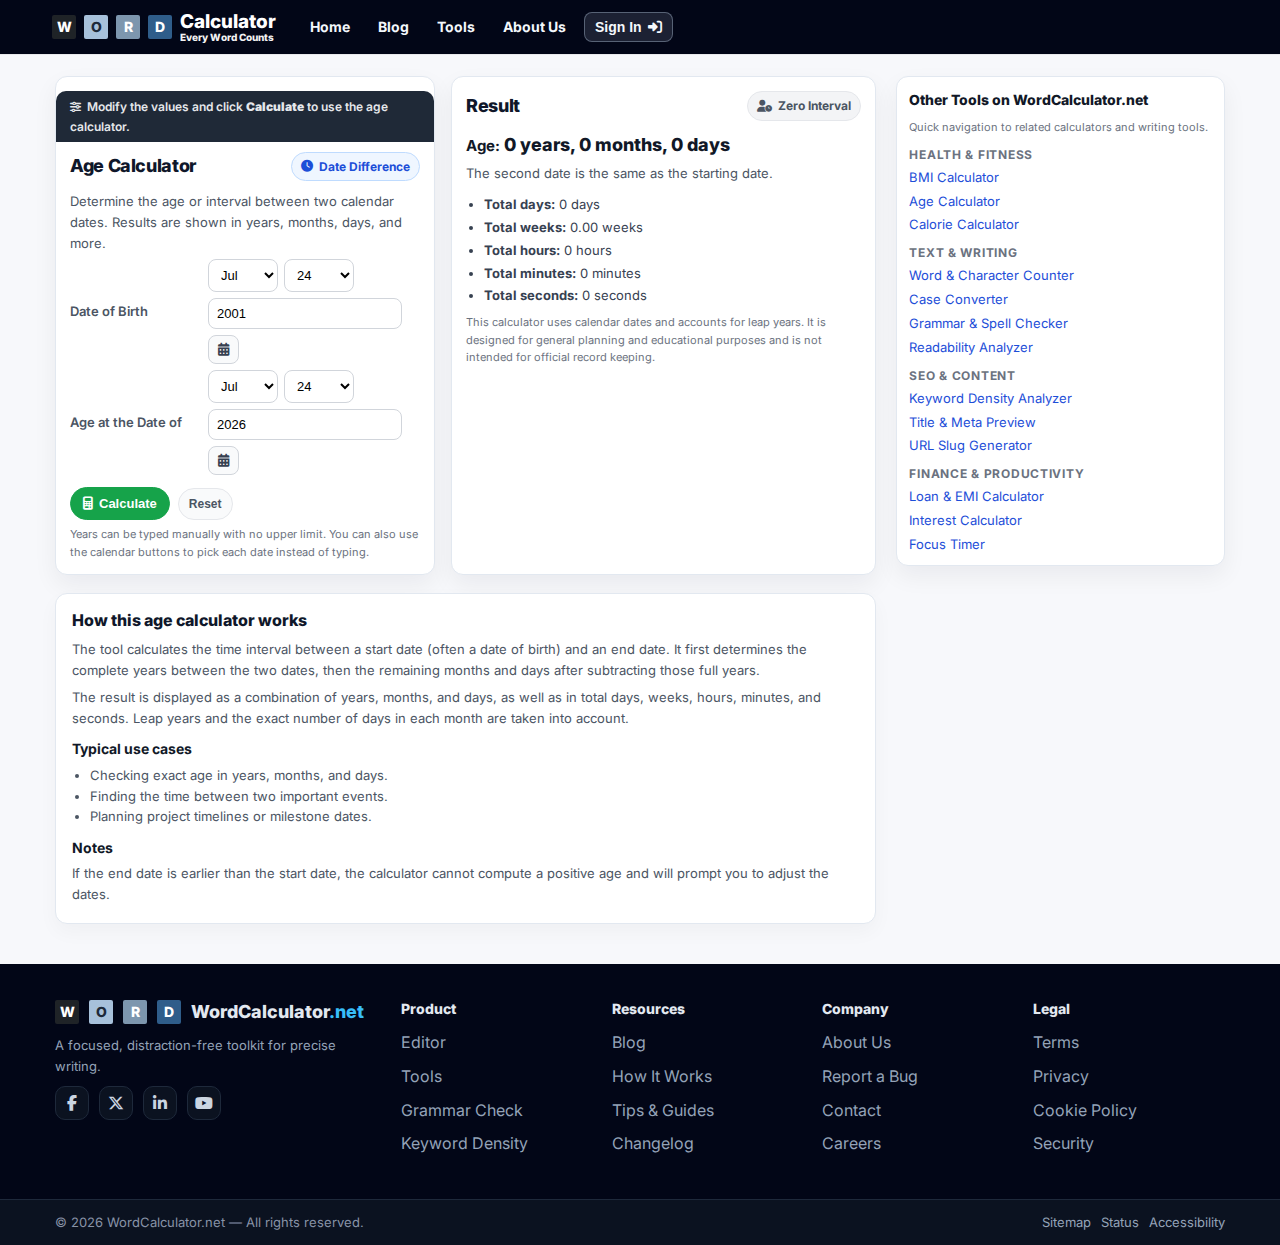
<file: age-calculator.html>
<!DOCTYPE html>
<html lang="en">
<head>
  <meta charset="UTF-8" />
  <meta name="viewport" content="width=device-width, initial-scale=1.0" />
  <title>Age Calculator — WordCalculator.net</title>
  <meta name="description" content="Clean age calculator that finds the exact age or interval between two dates in years, months, weeks, days, hours, minutes, and seconds.">
  <link href="https://fonts.googleapis.com/css2?family=Inter:wght@400;600;700;800&display=swap" rel="stylesheet" />
  <link href="https://cdnjs.cloudflare.com/ajax/libs/font-awesome/6.5.0/css/all.min.css" rel="stylesheet" />
  <link rel="icon" href="favicon-128x128.png" />

  <style>
    /* Base reset */
    *, *::before, *::after {
      box-sizing: border-box;
      margin: 0;
      padding: 0;
    }

    :root {
      --blue: #3f82bd;
      --topbar: #d9edf7;
      --text: #1f2937;
      --muted: #6b7280;
      --border: #e5e7eb;
      --ok: #16a34a;
      --warn: #f59e0b;
      --err: #e11d48;
      --primary: #2563eb;
      --bg: #f7f8fb;
      --card: #ffffff;
    }

    html {
      text-rendering: optimizeLegibility;
      -webkit-font-smoothing: antialiased;
    }

    body {
      font-family: "Inter", system-ui, -apple-system, BlinkMacSystemFont, "Segoe UI",
        Roboto, Arial, sans-serif;
      background: var(--bg);
      color: var(--text);
      line-height: 1.6;
    }

    a {
      color: inherit;
      text-decoration: none;
    }

    /* Header (same style as tools/BMI pages) */
    .wc-header {
      background: #020617;
      color: #fff;
      box-shadow: 0 1px 0 rgba(0, 0, 0, 0.06);
    }

    .wc-wrap {
      max-width: 1200px;
      margin: 0 auto;
      padding: 10px 12px;
      display: flex;
      align-items: center;
      gap: 14px;
    }

    .wc-logo {
      display: inline-flex;
      align-items: center;
      gap: 8px;
    }

    .wc-slab,
    .slab {
      display: inline-flex;
      width: 24px;
      height: 24px;
      align-items: center;
      justify-content: center;
      font-weight: 800;
      font-size: 14px;
      border-radius: 2px;
      color: #fff;
    }

    .slab-w,
    .wc-slab.slab-w {
      background: #1f2327;
    }

    .slab-o,
    .wc-slab.slab-o {
      background: #a7c1db;
      color: #1e2a3a;
    }

    .slab-r,
    .wc-slab.slab-r {
      background: #7d96ae;
    }

    .slab-d,
    .wc-slab.slab-d {
      background: #2f5d8a;
    }

    .wc-brand-text {
      display: inline-flex;
      flex-direction: column;
      line-height: 1.05;
      font-size: 19px;
      font-weight: 800;
    }

    .wc-brand-text small {
      font-size: 10px;
      opacity: 0.95;
    }

    .wc-nav {
      margin-left: 10px;
      display: flex;
      align-items: center;
      gap: 8px;
      flex: 1;
    }

    .wc-link {
      color: #f4f8fc;
      font-weight: 700;
      font-size: 14px;
      padding: 6px 10px;
      border-radius: 8px;
      transition: 0.15s;
      white-space: nowrap;
      background: transparent;
      border: 0;
      cursor: pointer;
    }

    .wc-link:hover {
      background: rgba(255, 255, 255, 0.14);
    }

    .wc-link.active {
      background: #fff;
      color: #111;
      box-shadow: 0 2px 6px rgba(0, 0, 0, 0.15);
    }

    .wc-signin-btn {
      background: rgba(148, 163, 184, 0.18);
      border: 1px solid rgba(148, 163, 184, 0.5);
      display: inline-flex;
      align-items: center;
      gap: 6px;
    }

    .wc-signin-btn:hover {
      background: #38bdf8;
      color: #020617;
      border-color: #38bdf8;
    }

    .mobile-menu-btn {
      margin-left: auto;
      background: transparent;
      border: 0;
      color: #fff;
      font-size: 20px;
      display: none;
      cursor: pointer;
    }

    /* Mobile nav */
    .mobile-nav {
      position: fixed;
      top: 0;
      right: -100%;
      width: 320px;
      height: 100vh;
      background: #1f2933;
      box-shadow: -2px 0 10px rgba(0, 0, 0, 0.18);
      transition: right 0.3s;
      z-index: 100;
    }

    .mobile-nav.active {
      right: 0;
    }

    .mobile-nav-header {
      display: flex;
      justify-content: space-between;
      align-items: center;
      padding: 16px;
      border-bottom: 1px solid #34495e;
    }

    .mobile-close-btn {
      background: transparent;
      border: 0;
      color: #fff;
      font-size: 20px;
      cursor: pointer;
    }

    .mobile-nav-links {
      padding: 16px;
    }

    .mobile-link {
      display: block;
      color: #ecf0f1;
      padding: 12px 0;
      border-bottom: 1px solid #34495e;
      font-weight: 700;
    }

    .mobile-overlay {
      position: fixed;
      inset: 0;
      background: rgba(0, 0, 0, 0.5);
      display: none;
      z-index: 90;
    }

    .mobile-overlay.active {
      display: block;
    }

    /* Main layout */
    .age-main {
      max-width: 1200px;
      margin: 22px auto 40px;
      padding: 0 15px;
      display: grid;
      grid-template-columns: minmax(0, 3fr) minmax(260px, 1.2fr);
      gap: 20px;
      align-items: flex-start;
    }

    .age-left {
      display: flex;
      flex-direction: column;
      gap: 18px;
    }

    .age-top-grid {
      display: grid;
      grid-template-columns: minmax(0, 380px) minmax(0, 1.4fr);
      gap: 16px;
      align-items: stretch;
    }

    .card {
      background: var(--card);
      border-radius: 12px;
      border: 1px solid #e2e8f0;
      box-shadow: 0 10px 24px rgba(15, 23, 42, 0.06);
      padding: 14px 14px 12px;
    }

    .card-header {
      display: flex;
      align-items: center;
      justify-content: space-between;
      gap: 10px;
      margin-bottom: 10px;
    }

    .card-header h2 {
      font-size: 18px;
      font-weight: 800;
      letter-spacing: -0.02em;
      color: #0f172a;
    }

    .helper-bar {
      margin: 0 -14px 10px;
      padding: 6px 14px;
      background: #1f2937;
      color: #e5e7eb;
      font-size: 12px;
      font-weight: 600;
      display: flex;
      align-items: center;
      justify-content: space-between;
      gap: 8px;
      border-radius: 10px 10px 0 0;
    }

    .helper-bar i {
      margin-right: 6px;
      font-size: 11px;
    }

    .badge-pill {
      display: inline-flex;
      align-items: center;
      gap: 6px;
      font-size: 12px;
      font-weight: 700;
      padding: 4px 9px;
      border-radius: 999px;
      border: 1px solid transparent;
    }

    .badge-pill-primary {
      background: #eff6ff;
      border-color: #bfdbfe;
      color: #1d4ed8;
    }

    .badge-pill-muted {
      background: #f3f4f6;
      border-color: #e5e7eb;
      color: #4b5563;
    }

    /* Date rows */
    .date-section {
      margin-top: 6px;
      font-size: 13px;
      color: #374151;
    }

    .date-row {
      display: grid;
      grid-template-columns: 130px minmax(0, 1fr);
      gap: 8px;
      align-items: center;
      margin-top: 6px;
    }

    .date-row label {
      font-size: 13px;
      font-weight: 600;
      color: #4b5563;
    }

    .date-input-group {
      display: flex;
      gap: 6px;
      align-items: center;
      flex-wrap: wrap;
    }

    .date-input-group select,
    .date-input-group input[type="number"],
    .date-input-group input[type="text"] {
      padding: 7px 8px;
      border-radius: 8px;
      border: 1px solid #d1d5db;
      background: #fff;
      font-size: 13px;
      min-width: 70px;
      outline: none;
    }

    .date-input-group select:focus,
    .date-input-group input:focus {
      border-color: #2563eb;
      box-shadow: 0 0 0 1px rgba(37, 99, 235, 0.1);
    }

    .month-select {
      min-width: 78px;
    }

    .day-select {
      min-width: 64px;
    }

    .year-input {
      min-width: 90px;
    }

    .calendar-btn {
      border-radius: 8px;
      border: 1px solid #d1d5db;
      background: #f9fafb;
      padding: 7px 9px;
      cursor: pointer;
      display: inline-flex;
      align-items: center;
      justify-content: center;
      font-size: 13px;
      color: #374151;
      transition: background 0.15s, border-color 0.15s, box-shadow 0.15s;
    }

    .calendar-btn:hover {
      background: #eff6ff;
      border-color: #bfdbfe;
      box-shadow: 0 4px 10px rgba(148, 163, 184, 0.3);
    }

    .hidden-date-input {
      position: absolute;
      opacity: 0;
      pointer-events: none;
      width: 0;
      height: 0;
    }

    .age-actions {
      margin-top: 12px;
      display: flex;
      gap: 8px;
      align-items: center;
    }

    .btn-primary {
      padding: 8px 12px;
      border-radius: 999px;
      border: 1px solid #16a34a;
      background: #16a34a;
      color: #ffffff;
      font-size: 13px;
      font-weight: 700;
      cursor: pointer;
      display: inline-flex;
      align-items: center;
      gap: 6px;
      transition: background 0.15s, transform 0.15s, box-shadow 0.15s;
    }

    .btn-primary:hover {
      background: #15803d;
      box-shadow: 0 8px 18px rgba(22, 163, 74, 0.3);
      transform: translateY(-1px);
    }

    .btn-ghost {
      padding: 8px 10px;
      border-radius: 999px;
      border: 1px solid #e5e7eb;
      background: #f9fafb;
      font-size: 12px;
      font-weight: 600;
      color: #4b5563;
      cursor: pointer;
      transition: background 0.15s, border-color 0.15s;
    }

    .btn-ghost:hover {
      background: #e5e7eb;
      border-color: #d1d5db;
    }

    .age-hint {
      margin-top: 6px;
      font-size: 11px;
      color: #6b7280;
    }

    .age-error {
      margin-top: 6px;
      font-size: 12px;
      color: #b91c1c;
    }

    /* Result card */
    .age-result-main {
      font-size: 15px;
      font-weight: 700;
      color: #111827;
    }

    .age-result-main span {
      font-weight: 800;
      font-size: 18px;
    }

    .age-result-sub {
      font-size: 13px;
      color: #4b5563;
      margin-top: 4px;
    }

    .age-result-stats {
      margin-top: 10px;
      padding-left: 18px;
      font-size: 13px;
      color: #374151;
    }

    .age-result-stats li + li {
      margin-top: 2px;
    }

    .age-note {
      margin-top: 8px;
      font-size: 11px;
      color: #6b7280;
    }

    /* Info section */
    .section-block {
      background: var(--card);
      border-radius: 12px;
      border: 1px solid #e2e8f0;
      padding: 14px 16px 12px;
      box-shadow: 0 8px 20px rgba(15, 23, 42, 0.035);
      font-size: 13px;
      color: #4b5563;
    }

    .section-block h3 {
      font-size: 16px;
      font-weight: 800;
      margin-bottom: 6px;
      color: #0f172a;
    }

    .section-block h4 {
      font-size: 14px;
      font-weight: 700;
      margin-top: 10px;
      margin-bottom: 4px;
      color: #111827;
    }

    .section-block p {
      margin-bottom: 6px;
    }

    /* Sidebar */
    .age-sidebar {
      display: flex;
      flex-direction: column;
      gap: 16px;
    }

    .sidebar-card {
      background: var(--card);
      border-radius: 12px;
      border: 1px solid #e2e8f0;
      padding: 12px 12px 10px;
      box-shadow: 0 10px 24px rgba(15, 23, 42, 0.06);
      font-size: 13px;
    }

    .sidebar-card h3 {
      font-size: 14px;
      font-weight: 800;
      margin-bottom: 4px;
      color: #111827;
    }

    .sidebar-card small {
      font-size: 11px;
      color: #6b7280;
    }

    .sidebar-group {
      margin-top: 8px;
    }

    .sidebar-group h4 {
      font-size: 12px;
      text-transform: uppercase;
      letter-spacing: 0.06em;
      color: #6b7280;
      margin-bottom: 3px;
      font-weight: 700;
    }

    .sidebar-links {
      list-style: none;
      font-size: 13px;
    }

    .sidebar-links li + li {
      margin-top: 3px;
    }

    .sidebar-links a {
      color: #1d4ed8;
    }

    .sidebar-links a:hover {
      text-decoration: underline;
    }

    /* Footer (same style as tools/BMI) */
    .pro-footer {
      background: #020617;
      color: #cbd5e1;
      margin-top: 40px;
    }

    .pf-wrap {
      max-width: 1200px;
      margin: 0 auto;
      padding: 34px 15px;
      display: grid;
      grid-template-columns: 320px 1fr;
      gap: 26px;
    }

    .pf-logo {
      display: flex;
      align-items: center;
      gap: 10px;
    }

    .pf-brand-text {
      font-size: 18px;
      font-weight: 800;
      color: #e2e8f0;
    }

    .pf-brand-text span {
      color: #38bdf8;
    }

    .pf-tag {
      margin-top: 8px;
      color: #94a3b8;
      font-size: 13px;
    }

    .pf-social {
      display: flex;
      gap: 10px;
      margin-top: 10px;
    }

    .pf-social a {
      display: inline-flex;
      align-items: center;
      justify-content: center;
      width: 34px;
      height: 34px;
      border: 1px solid #1e293b;
      border-radius: 10px;
      background: #0b1220;
      color: #cbd5e1;
      transition: background 0.15s, color 0.15s, border-color 0.15s, transform 0.15s,
        box-shadow 0.15s;
    }

    .pf-social a:hover {
      background: #38bdf8;
      border-color: #38bdf8;
      color: #0b1220;
      transform: translateY(-1px);
      box-shadow: 0 4px 12px rgba(56, 189, 248, 0.4);
    }

    .pf-cols {
      display: grid;
      grid-template-columns: repeat(4, 1fr);
      gap: 18px;
    }

    .pf-col h5 {
      color: #e2e8f0;
      font-weight: 800;
      font-size: 14px;
      margin-bottom: 10px;
    }

    .pf-col ul {
      list-style: none;
    }

    .pf-col li {
      margin: 8px 0;
    }

    .pf-col a {
      color: #94a3b8;
    }

    .pf-col a:hover {
      color: #e2e8f0;
    }

    .pf-bottom {
      border-top: 1px solid #1e293b;
      background: #0b1220;
    }

    .pf-bottom-wrap {
      max-width: 1200px;
      margin: 0 auto;
      padding: 12px 15px;
      display: flex;
      align-items: center;
      justify-content: space-between;
      gap: 10px;
      color: #8893a7;
      font-size: 13px;
    }

    .pf-links {
      display: flex;
      gap: 10px;
    }

    .pf-links a {
      color: #94a3b8;
    }

    .pf-links a:hover {
      color: #e2e8f0;
    }

    /* Modal */
    .modal-overlay {
      position: fixed;
      inset: 0;
      background: rgba(15, 23, 42, 0.7);
      display: none;
      z-index: 200;
    }

    .modal {
      position: fixed;
      top: 50%;
      left: 50%;
      transform: translate(-50%, -50%);
      width: 420px;
      max-width: 96vw;
      background: #ffffff;
      border: 1px solid #e5e7eb;
      border-radius: 14px;
      box-shadow: 0 18px 40px rgba(15, 23, 42, 0.35);
      display: none;
      z-index: 210;
    }

    .modal-head {
      display: flex;
      align-items: center;
      justify-content: space-between;
      padding: 10px 12px;
      border-bottom: 1px solid #e5e7eb;
    }

    .modal-head h3 {
      font-size: 15px;
      font-weight: 800;
      color: #111827;
    }

    .modal-close {
      background: #f3f4f6;
      border: 1px solid #e5e7eb;
      border-radius: 8px;
      padding: 6px 8px;
      cursor: pointer;
    }

    .modal-body {
      padding: 12px;
      font-size: 13px;
      color: #4b5563;
    }

    /* Responsive */
    @media (max-width: 1100px) {
      .pf-wrap {
        grid-template-columns: 1fr;
      }

      .pf-cols {
        grid-template-columns: repeat(2, 1fr);
      }

      .age-main {
        grid-template-columns: minmax(0, 1.9fr) minmax(260px, 1.2fr);
      }

      .age-top-grid {
        grid-template-columns: 1fr;
      }
    }

    @media (max-width: 992px) {
      .wc-nav {
        display: none;
      }

      .mobile-menu-btn {
        display: inline-block;
      }

      .wc-brand-text {
        font-size: 18px;
      }

      .wc-slab {
        width: 22px;
        height: 22px;
        font-size: 13px;
      }

      .age-main {
        grid-template-columns: 1fr;
      }

      .age-sidebar {
        order: -1;
      }
    }

    @media (max-width: 640px) {
      .pf-cols {
        grid-template-columns: 1fr;
      }

      .date-row {
        grid-template-columns: 1fr;
      }
    }
  </style>
</head>
<body>
  <!-- Header -->
  <header class="wc-header">
    <div class="wc-wrap">
      <a class="wc-logo" href="https://wordcalculator.net" aria-label="Go to Home">
        <span class="wc-slab slab-w">W</span>
        <span class="wc-slab slab-o">O</span>
        <span class="wc-slab slab-r">R</span>
        <span class="wc-slab slab-d">D</span>
        <span class="wc-brand-text">
          Calculator
          <small class="wc-tagline">Every Word Counts</small>
        </span>
      </a>

      <nav class="wc-nav" aria-label="Primary">
        <a href="https://wordcalculator.net" class="wc-link">Home</a>
        <a href="#" class="wc-link">Blog</a>
        <a href="tools.html" class="wc-link">Tools</a>
        <a href="#about" class="wc-link">About Us</a>
        <button class="wc-link wc-signin-btn" id="openAuthBtn" type="button">
          Sign In <i class="fa fa-right-to-bracket" aria-hidden="true"></i>
        </button>
      </nav>

      <button class="mobile-menu-btn" id="mobileMenuBtn" aria-label="Open menu">
        <i class="fas fa-bars"></i>
      </button>
    </div>

    <!-- Mobile nav -->
    <nav class="mobile-nav" id="mobileNav" aria-label="Mobile">
      <div class="mobile-nav-header">
        <a class="wc-logo" href="https://wordcalculator.net" aria-label="Go to Home">
          <span class="wc-slab slab-w">W</span>
          <span class="wc-slab slab-o">O</span>
          <span class="wc-slab slab-r">R</span>
          <span class="wc-slab slab-d">D</span>
          <span class="wc-brand-text">Calculator</span>
        </a>
        <button class="mobile-close-btn" id="mobileCloseBtn" aria-label="Close menu">
          <i class="fas fa-times"></i>
        </button>
      </div>
      <div class="mobile-nav-links">
        <a href="https://wordcalculator.net" class="nav-link mobile-link">Home</a>
        <a href="#" class="nav-link mobile-link">Blog</a>
        <a href="tools.html" class="nav-link mobile-link">Tools</a>
        <a href="#about" class="nav-link mobile-link">About Us</a>
        <button class="nav-link mobile-link" id="openAuthBtnMobile" type="button">Sign In</button>
      </div>
    </nav>
    <div class="mobile-overlay" id="mobileOverlay"></div>
  </header>

  <!-- Main -->
  <main class="age-main">
    <!-- Left side -->
    <section class="age-left">
      <div class="age-top-grid">
        <!-- Age form -->
        <article class="card">
          <div class="helper-bar">
            <span><i class="fas fa-sliders-h"></i>Modify the values and click <strong>Calculate</strong> to use the age calculator.</span>
          </div>

          <div class="card-header">
            <h2>Age Calculator</h2>
            <span class="badge-pill badge-pill-primary">
              <i class="fas fa-clock"></i> Date Difference
            </span>
          </div>

          <p class="age-intro" style="font-size:13px;color:#4b5563;margin-bottom:4px;">
            Determine the age or interval between two calendar dates. Results are shown in years, months, days, and more.
          </p>

          <div class="date-section">
            <!-- Date of birth -->
            <div class="date-row">
              <label for="dobMonth">Date of Birth</label>
              <div class="date-input-group">
                <select id="dobMonth" class="month-select">
                  <option value="1">Jan</option>
                  <option value="2">Feb</option>
                  <option value="3">Mar</option>
                  <option value="4">Apr</option>
                  <option value="5">May</option>
                  <option value="6">Jun</option>
                  <option value="7">Jul</option>
                  <option value="8">Aug</option>
                  <option value="9">Sep</option>
                  <option value="10">Oct</option>
                  <option value="11">Nov</option>
                  <option value="12">Dec</option>
                </select>

                <select id="dobDay" class="day-select"></select>

                <input id="dobYear" class="year-input" type="number" placeholder="Year" />

                <button type="button" class="calendar-btn" data-target="dob">
                  <i class="fas fa-calendar-alt"></i>
                </button>

                <input type="date" id="dobDatePicker" class="hidden-date-input">
              </div>
            </div>

            <!-- Age at date of -->
            <div class="date-row">
              <label for="refMonth">Age at the Date of</label>
              <div class="date-input-group">
                <select id="refMonth" class="month-select">
                  <option value="1">Jan</option>
                  <option value="2">Feb</option>
                  <option value="3">Mar</option>
                  <option value="4">Apr</option>
                  <option value="5">May</option>
                  <option value="6">Jun</option>
                  <option value="7">Jul</option>
                  <option value="8">Aug</option>
                  <option value="9">Sep</option>
                  <option value="10">Oct</option>
                  <option value="11">Nov</option>
                  <option value="12">Dec</option>
                </select>

                <select id="refDay" class="day-select"></select>

                <input id="refYear" class="year-input" type="number" placeholder="Year" />

                <button type="button" class="calendar-btn" data-target="ref">
                  <i class="fas fa-calendar-alt"></i>
                </button>

                <input type="date" id="refDatePicker" class="hidden-date-input">
              </div>
            </div>
          </div>

          <div class="age-actions">
            <button type="button" class="btn-primary" id="ageCalcBtn">
              <i class="fas fa-calculator"></i> Calculate
            </button>
            <button type="button" class="btn-ghost" id="ageResetBtn">Reset</button>
          </div>

          <p class="age-hint">
            Years can be typed manually with no upper limit. You can also use the calendar buttons
            to pick each date instead of typing.
          </p>
          <p class="age-error" id="ageError" style="display:none;"></p>
        </article>

        <!-- Result card -->
        <article class="card">
          <div class="card-header">
            <h2>Result</h2>
            <span class="badge-pill badge-pill-muted">
              <i class="fas fa-user-clock"></i>
              <span id="ageSummaryBadge">Exact Age</span>
            </span>
          </div>

          <div>
            <p class="age-result-main" id="ageMainResult">
              Age: <span>0 years, 0 months, 0 days</span>
            </p>
            <p class="age-result-sub" id="ageSubResult">
              The second date is the same as the date of birth.
            </p>

            <ul class="age-result-stats" id="ageStatsList">
              <li><strong>Total days:</strong> 0 days</li>
              <li><strong>Total weeks:</strong> 0 weeks</li>
              <li><strong>Total hours:</strong> 0 hours</li>
              <li><strong>Total minutes:</strong> 0 minutes</li>
              <li><strong>Total seconds:</strong> 0 seconds</li>
            </ul>

            <p class="age-note">
              This calculator uses calendar dates and accounts for leap years. It is designed
              for general planning and educational purposes and is not intended for official record keeping.
            </p>
          </div>
        </article>
      </div>

      <!-- Info section -->
      <article class="section-block">
        <h3>How this age calculator works</h3>
        <p>
          The tool calculates the time interval between a start date (often a date of birth)
          and an end date. It first determines the complete years between the two dates, then
          the remaining months and days after subtracting those full years.
        </p>
        <p>
          The result is displayed as a combination of years, months, and days, as well as in
          total days, weeks, hours, minutes, and seconds. Leap years and the exact number of
          days in each month are taken into account.
        </p>

        <h4>Typical use cases</h4>
        <ul style="padding-left:18px;">
          <li>Checking exact age in years, months, and days.</li>
          <li>Finding the time between two important events.</li>
          <li>Planning project timelines or milestone dates.</li>
        </ul>

        <h4>Notes</h4>
        <p>
          If the end date is earlier than the start date, the calculator cannot compute a
          positive age and will prompt you to adjust the dates.
        </p>
      </article>
    </section>

    <!-- Sidebar -->
    <aside class="age-sidebar">
      <div class="sidebar-card">
        <h3>Other Tools on WordCalculator.net</h3>
        <small>Quick navigation to related calculators and writing tools.</small>

        <div class="sidebar-group">
          <h4>Health & Fitness</h4>
          <ul class="sidebar-links">
            <li><a href="bmi-calculator.html">BMI Calculator</a></li>
            <li><a href="age-calculator.html">Age Calculator</a></li>
            <li><a href="calorie-calculator.html">Calorie Calculator</a></li>
          </ul>
        </div>

        <div class="sidebar-group">
          <h4>Text & Writing</h4>
          <ul class="sidebar-links">
            <li><a href="https://wordcalculator.net">Word & Character Counter</a></li>
            <li><a href="case-converter.html">Case Converter</a></li>
            <li><a href="grammar-spell-checker.html">Grammar & Spell Checker</a></li>
            <li><a href="readability-analyzer.html">Readability Analyzer</a></li>
          </ul>
        </div>

        <div class="sidebar-group">
          <h4>SEO & Content</h4>
          <ul class="sidebar-links">
            <li><a href="keyword-density-analyzer.html">Keyword Density Analyzer</a></li>
            <li><a href="title-meta-preview.html">Title & Meta Preview</a></li>
            <li><a href="url-slug-generator.html">URL Slug Generator</a></li>
          </ul>
        </div>

        <div class="sidebar-group">
          <h4>Finance & Productivity</h4>
          <ul class="sidebar-links">
            <li><a href="loan-emi-calculator.html">Loan & EMI Calculator</a></li>
            <li><a href="interest-calculator.html">Interest Calculator</a></li>
            <li><a href="focus-timer.html">Focus Timer</a></li>
          </ul>
        </div>
      </div>
    </aside>
  </main>

  <!-- Footer -->
  <footer class="pro-footer" id="about" aria-label="Website footer">
    <div class="pf-wrap">
      <div class="pf-brand">
        <div class="pf-logo">
          <span class="slab slab-w">W</span>
          <span class="slab slab-o">O</span>
          <span class="slab slab-r">R</span>
          <span class="slab slab-d">D</span>
          <div class="pf-brand-text">
            WordCalculator<span>.net</span>
          </div>
        </div>
        <p class="pf-tag">A focused, distraction-free toolkit for precise writing.</p>
        <div class="pf-social">
          <a href="#" aria-label="Facebook"><i class="fab fa-facebook-f"></i></a>
          <a href="#" aria-label="X"><i class="fab fa-x-twitter"></i></a>
          <a href="#" aria-label="LinkedIn"><i class="fab fa-linkedin-in"></i></a>
          <a href="#" aria-label="YouTube"><i class="fab fa-youtube"></i></a>
        </div>
      </div>

      <div class="pf-cols">
        <div class="pf-col">
          <h5>Product</h5>
          <ul>
            <li><a href="https://wordcalculator.net">Editor</a></li>
            <li><a href="tools.html">Tools</a></li>
            <li><a href="#">Grammar Check</a></li>
            <li><a href="#">Keyword Density</a></li>
          </ul>
        </div>
        <div class="pf-col">
          <h5>Resources</h5>
          <ul>
            <li><a href="#">Blog</a></li>
            <li><a href="#">How It Works</a></li>
            <li><a href="#">Tips & Guides</a></li>
            <li><a href="#">Changelog</a></li>
          </ul>
        </div>
        <div class="pf-col">
          <h5>Company</h5>
          <ul>
            <li><a href="#about">About Us</a></li>
            <li><a href="#">Report a Bug</a></li>
            <li><a href="#">Contact</a></li>
            <li><a href="#">Careers</a></li>
          </ul>
        </div>
        <div class="pf-col">
          <h5>Legal</h5>
          <ul>
            <li><a href="#">Terms</a></li>
            <li><a href="#">Privacy</a></li>
            <li><a href="#">Cookie Policy</a></li>
            <li><a href="#">Security</a></li>
          </ul>
        </div>
      </div>
    </div>
    <div class="pf-bottom">
      <div class="pf-bottom-wrap">
        <div>© <span id="pf-year"></span> WordCalculator.net — All rights reserved.</div>
        <div class="pf-links">
          <a href="#">Sitemap</a>
          <a href="#">Status</a>
          <a href="#">Accessibility</a>
        </div>
      </div>
    </div>
  </footer>

  <!-- Simple Auth Modal -->
  <div class="modal-overlay" id="authOverlay" aria-hidden="true"></div>
  <div class="modal" id="authModal" role="dialog" aria-modal="true" aria-labelledby="authTitle">
    <div class="modal-head">
      <h3 id="authTitle"><i class="fas fa-user-lock"></i> Account</h3>
      <button class="modal-close" id="authCloseBtn" aria-label="Close">
        <i class="fas fa-times"></i>
      </button>
    </div>
    <div class="modal-body">
      Sign-in and account features are coming soon. For now, all tools are free to use without registration.
    </div>
  </div>

  <script>
    const $ = (sel) => document.querySelector(sel);
    const $$ = (sel) => Array.from(document.querySelectorAll(sel));

    document.addEventListener("DOMContentLoaded", () => {
      initYear();
      initMobileMenu();
      initAuthModal();
      initDateRow("dob");
      initDateRow("ref");
      setTodayForRef();
      initAgeCalculator();
      updateAgeResult(0, 0, 0, 0);
    });

    /* Footer year */
    function initYear() {
      const yearEl = document.getElementById("pf-year");
      if (yearEl) yearEl.textContent = new Date().getFullYear();
    }

    /* Mobile nav */
    function initMobileMenu() {
      const mobileMenuBtn = $("#mobileMenuBtn");
      const mobileCloseBtn = $("#mobileCloseBtn");
      const mobileNav = $("#mobileNav");
      const mobileOverlay = $("#mobileOverlay");

      if (!mobileMenuBtn || !mobileNav || !mobileOverlay) return;

      const open = () => {
        mobileNav.classList.add("active");
        mobileOverlay.classList.add("active");
        document.body.style.overflow = "hidden";
      };
      const close = () => {
        mobileNav.classList.remove("active");
        mobileOverlay.classList.remove("active");
        document.body.style.overflow = "";
      };

      mobileMenuBtn.addEventListener("click", open);
      if (mobileCloseBtn) mobileCloseBtn.addEventListener("click", close);
      mobileOverlay.addEventListener("click", close);

      $$(".mobile-link").forEach((link) => {
        link.addEventListener("click", close);
      });

      const openAuthBtnMobile = $("#openAuthBtnMobile");
      if (openAuthBtnMobile) {
        openAuthBtnMobile.addEventListener("click", () => {
          close();
          openAuthModal();
        });
      }
    }

    /* Auth modal */
    function initAuthModal() {
      const openBtn = $("#openAuthBtn");
      const overlay = $("#authOverlay");
      const modal = $("#authModal");
      const closeBtn = $("#authCloseBtn");

      if (!overlay || !modal) return;

      const open = () => {
        overlay.style.display = "block";
        modal.style.display = "block";
        document.body.style.overflow = "hidden";
      };

      const close = () => {
        overlay.style.display = "none";
        modal.style.display = "none";
        document.body.style.overflow = "";
      };

      if (openBtn) openBtn.addEventListener("click", open);
      if (closeBtn) closeBtn.addEventListener("click", close);
      overlay.addEventListener("click", close);
      document.addEventListener("keydown", (e) => {
        if (e.key === "Escape") close();
      });
    }

    function openAuthModal() {
      const overlay = $("#authOverlay");
      const modal = $("#authModal");
      if (!overlay || !modal) return;
      overlay.style.display = "block";
      modal.style.display = "block";
      document.body.style.overflow = "hidden";
    }

    /* Date helpers */

    function initDateRow(prefix) {
      const monthSel = document.getElementById(prefix + "Month");
      const daySel = document.getElementById(prefix + "Day");
      const yearInput = document.getElementById(prefix + "Year");
      const datePicker = document.getElementById(prefix + "DatePicker");
      const calBtn = document.querySelector('.calendar-btn[data-target="' + prefix + '"]');

      // Populate days 1..31 initially
      populateDays(prefix);

      // Sync days when month/year changes
      monthSel.addEventListener("change", () => populateDays(prefix));
      yearInput.addEventListener("input", () => populateDays(prefix));

      // Calendar button triggers hidden date input
      if (calBtn && datePicker) {
        calBtn.addEventListener("click", () => {
          if (typeof datePicker.showPicker === "function") {
            datePicker.showPicker();
          } else {
            datePicker.click();
          }
        });

        // When user picks a date from calendar, sync controls
        datePicker.addEventListener("change", () => {
          if (!datePicker.value) return;
          const parts = datePicker.value.split("-");
          const y = parseInt(parts[0], 10);
          const m = parseInt(parts[1], 10);
          const d = parseInt(parts[2], 10);
          if (!isNaN(y)) yearInput.value = y;
          if (!isNaN(m)) monthSel.value = String(m);
          populateDays(prefix);
          if (!isNaN(d)) daySel.value = String(d);
        });
      }

      // Default initial values
      const now = new Date();
      if (prefix === "dob") {
        yearInput.value = now.getFullYear() - 25;
        monthSel.value = String(now.getMonth() + 1);
        populateDays(prefix);
        daySel.value = String(now.getDate());
      }
    }

    function populateDays(prefix) {
      const monthSel = document.getElementById(prefix + "Month");
      const daySel = document.getElementById(prefix + "Day");
      const yearInput = document.getElementById(prefix + "Year");

      const m = parseInt(monthSel.value || "1", 10);
      let y = parseInt(yearInput.value || "", 10);
      if (isNaN(y) || y <= 0) {
        // neutral year just for leap-year calculation
        y = 2024;
      }

      const maxDay = daysInMonth(y, m);
      const current = parseInt(daySel.value || "1", 10);

      daySel.innerHTML = "";
      for (let d = 1; d <= maxDay; d++) {
        const opt = document.createElement("option");
        opt.value = String(d);
        opt.textContent = d;
        daySel.appendChild(opt);
      }
      if (current <= maxDay) {
        daySel.value = String(current);
      } else {
        daySel.value = String(maxDay);
      }
    }

    function daysInMonth(year, month) {
      return new Date(year, month, 0).getDate();
    }

    function setTodayForRef() {
      const now = new Date();
      $("#refYear").value = now.getFullYear();
      $("#refMonth").value = String(now.getMonth() + 1);
      populateDays("ref");
      $("#refDay").value = String(now.getDate());
      $("#refDatePicker").valueAsDate = now;
    }

    function getDateFromControls(prefix) {
      const year = parseInt($("#" + prefix + "Year").value, 10);
      const month = parseInt($("#" + prefix + "Month").value, 10);
      const day = parseInt($("#" + prefix + "Day").value, 10);

      if (isNaN(year) || isNaN(month) || isNaN(day)) {
        return null;
      }
      if (month < 1 || month > 12) return null;
      const maxDay = daysInMonth(year, month);
      if (day < 1 || day > maxDay) return null;

      return { year, month, day };
    }

    /* Age calculator */
    function initAgeCalculator() {
      $("#ageCalcBtn").addEventListener("click", handleAgeCalc);
      $("#ageResetBtn").addEventListener("click", () => {
        const now = new Date();
        $("#dobYear").value = now.getFullYear() - 25;
        $("#dobMonth").value = String(now.getMonth() + 1);
        populateDays("dob");
        $("#dobDay").value = String(now.getDate());

        setTodayForRef();
        $("#ageError").style.display = "none";
        updateAgeResult(0, 0, 0, 0);
      });
    }

    function handleAgeCalc() {
      const errEl = $("#ageError");
      errEl.style.display = "none";
      errEl.textContent = "";

      const dob = getDateFromControls("dob");
      const ref = getDateFromControls("ref");

      if (!dob || !ref) {
        errEl.style.display = "block";
        errEl.textContent = "Please provide valid calendar dates for both rows.";
        return;
      }

      const start = new Date(dob.year, dob.month - 1, dob.day);
      const end = new Date(ref.year, ref.month - 1, ref.day);

      if (end < start) {
        errEl.style.display = "block";
        errEl.textContent = "The second date must be the same as or later than the date of birth.";
        return;
      }

      const diff = computeCalendarAge(dob, ref);
      const totalDays = Math.floor((end - start) / 86400000);
      updateAgeResult(diff.years, diff.months, diff.days, totalDays);
    }

    function computeCalendarAge(start, end) {
      let years = end.year - start.year;
      let months = end.month - start.month;
      let days = end.day - start.day;

      if (days < 0) {
        months -= 1;
        const prevMonth = end.month - 1 === 0 ? 12 : end.month - 1;
        const prevYear = prevMonth === 12 ? end.year - 1 : end.year;
        days += daysInMonth(prevYear, prevMonth);
      }

      if (months < 0) {
        years -= 1;
        months += 12;
      }

      return { years, months, days };
    }

    function updateAgeResult(years, months, days, totalDays) {
      const mainEl = $("#ageMainResult");
      const subEl = $("#ageSubResult");
      const badgeEl = $("#ageSummaryBadge");
      const statsEl = $("#ageStatsList");

      mainEl.innerHTML = 'Age: <span>' +
        years + ' year' + (years !== 1 ? 's' : '') + ', ' +
        months + ' month' + (months !== 1 ? 's' : '') + ', ' +
        days + ' day' + (days !== 1 ? 's' : '') +
        '</span>';

      if (years === 0 && months === 0 && days === 0) {
        subEl.textContent = "The second date is the same as the starting date.";
        badgeEl.textContent = "Zero Interval";
      } else {
        subEl.textContent = "This is the exact time elapsed between the two selected dates.";
        badgeEl.textContent = "Exact Age";
      }

      const weeks = totalDays / 7;
      const hours = totalDays * 24;
      const minutes = hours * 60;
      const seconds = minutes * 60;

      statsEl.innerHTML = `
        <li><strong>Total days:</strong> ${totalDays.toLocaleString()} day${totalDays !== 1 ? "s" : ""}</li>
        <li><strong>Total weeks:</strong> ${weeks.toFixed(2)} weeks</li>
        <li><strong>Total hours:</strong> ${hours.toLocaleString()} hours</li>
        <li><strong>Total minutes:</strong> ${minutes.toLocaleString()} minutes</li>
        <li><strong>Total seconds:</strong> ${seconds.toLocaleString()} seconds</li>
      `;
    }
  </script>
</body>
</html>
</file>
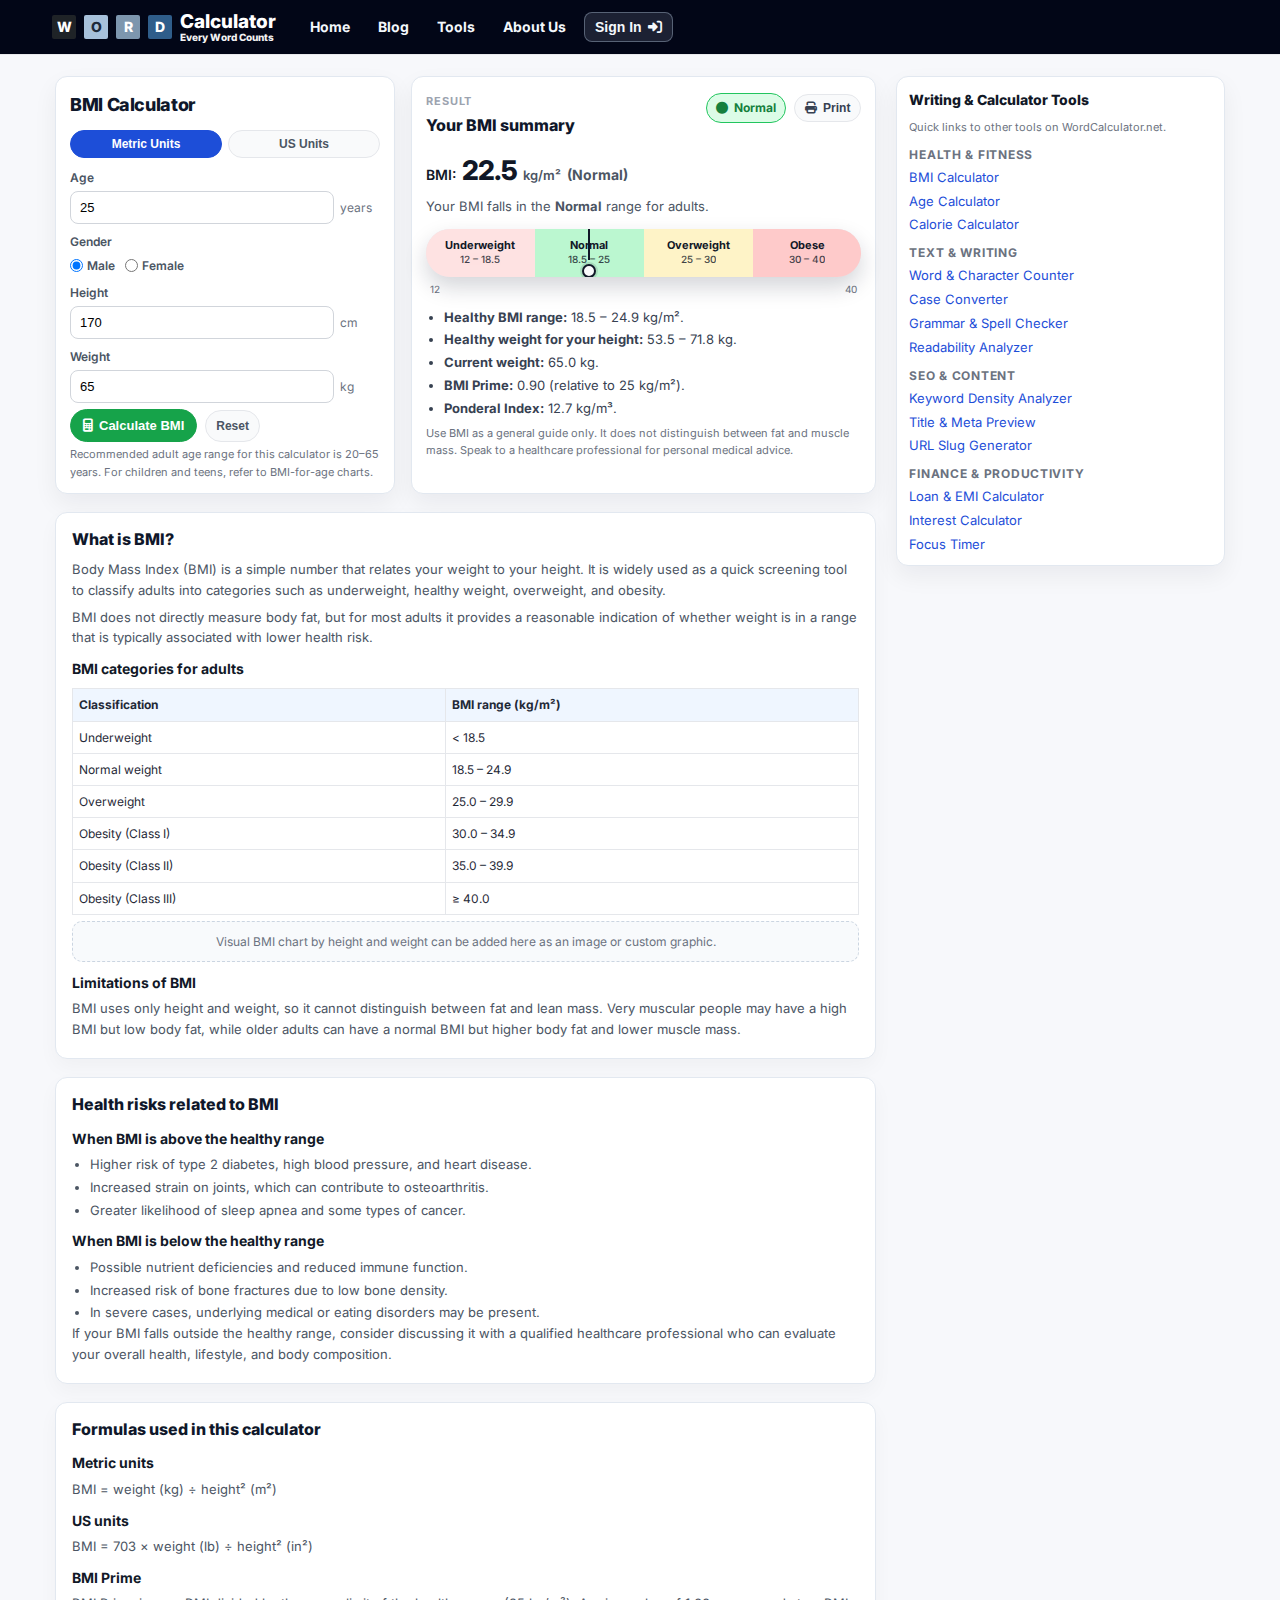
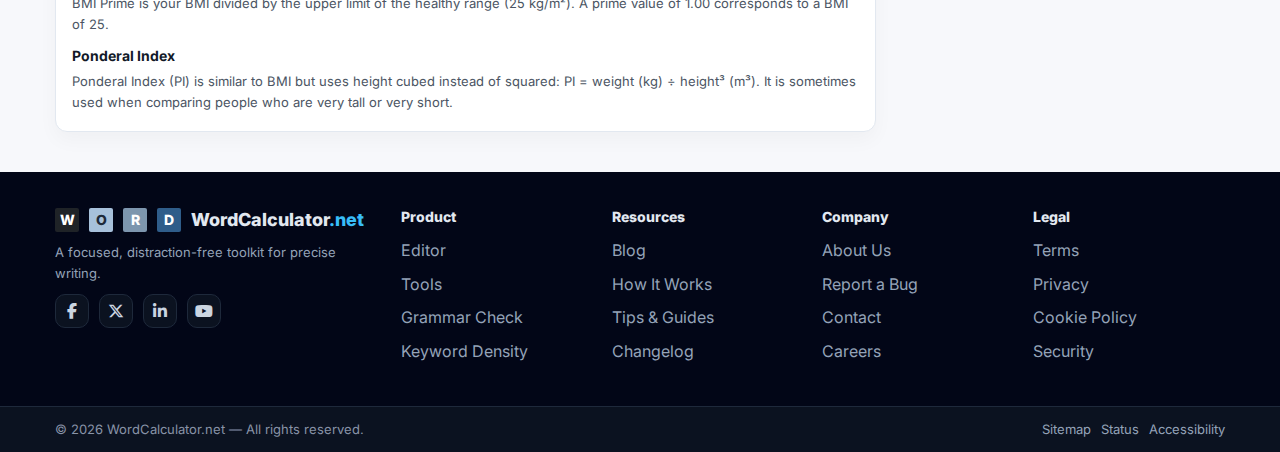
<file: bmi-calculator.html>
<!DOCTYPE html>
<html lang="en">
<head>
  <meta charset="UTF-8" />
  <meta name="viewport" content="width=device-width, initial-scale=1.0" />
  <title>BMI Calculator — WordCalculator.net</title>
  <meta name="description" content="Clean BMI calculator with a color gauge, BMI tables, and explanations. Works with US and Metric units.">
  <link href="https://fonts.googleapis.com/css2?family=Inter:wght@400;600;700;800&display=swap" rel="stylesheet" />
  <link href="https://cdnjs.cloudflare.com/ajax/libs/font-awesome/6.5.0/css/all.min.css" rel="stylesheet" />
  <link rel="icon" href="favicon-128x128.png" />

  <style>
    /* Base reset */
    *, *::before, *::after {
      box-sizing: border-box;
      margin: 0;
      padding: 0;
    }

    :root {
      --blue: #3f82bd;
      --topbar: #d9edf7;
      --text: #1f2937;
      --muted: #6b7280;
      --border: #e5e7eb;
      --ok: #16a34a;
      --warn: #f59e0b;
      --err: #e11d48;
      --primary: #2563eb;
      --bg: #f7f8fb;
      --card: #ffffff;
    }

    html {
      text-rendering: optimizeLegibility;
      -webkit-font-smoothing: antialiased;
    }

    body {
      font-family: "Inter", system-ui, -apple-system, BlinkMacSystemFont, "Segoe UI",
        Roboto, Arial, sans-serif;
      background: var(--bg);
      color: var(--text);
      line-height: 1.6;
    }

    a {
      color: inherit;
      text-decoration: none;
    }

    /* Header (same style as tools page) */
    .wc-header {
      background: #020617;
      color: #fff;
      box-shadow: 0 1px 0 rgba(0, 0, 0, 0.06);
    }

    .wc-wrap {
      max-width: 1200px;
      margin: 0 auto;
      padding: 10px 12px;
      display: flex;
      align-items: center;
      gap: 14px;
    }

    .wc-logo {
      display: inline-flex;
      align-items: center;
      gap: 8px;
    }

    .wc-slab,
    .slab {
      display: inline-flex;
      width: 24px;
      height: 24px;
      align-items: center;
      justify-content: center;
      font-weight: 800;
      font-size: 14px;
      border-radius: 2px;
      color: #fff;
    }

    .slab-w,
    .wc-slab.slab-w {
      background: #1f2327;
    }

    .slab-o,
    .wc-slab.slab-o {
      background: #a7c1db;
      color: #1e2a3a;
    }

    .slab-r,
    .wc-slab.slab-r {
      background: #7d96ae;
    }

    .slab-d,
    .wc-slab.slab-d {
      background: #2f5d8a;
    }

    .wc-brand-text {
      display: inline-flex;
      flex-direction: column;
      line-height: 1.05;
      font-size: 19px;
      font-weight: 800;
    }

    .wc-brand-text small {
      font-size: 10px;
      opacity: 0.95;
    }

    .wc-nav {
      margin-left: 10px;
      display: flex;
      align-items: center;
      gap: 8px;
      flex: 1;
    }

    .wc-link {
      color: #f4f8fc;
      font-weight: 700;
      font-size: 14px;
      padding: 6px 10px;
      border-radius: 8px;
      transition: 0.15s;
      white-space: nowrap;
      background: transparent;
      border: 0;
      cursor: pointer;
    }

    .wc-link:hover {
      background: rgba(255, 255, 255, 0.14);
    }

    .wc-link.active {
      background: #fff;
      color: #111;
      box-shadow: 0 2px 6px rgba(0, 0, 0, 0.15);
    }

    .wc-signin-btn {
      background: rgba(148, 163, 184, 0.18);
      border: 1px solid rgba(148, 163, 184, 0.5);
      display: inline-flex;
      align-items: center;
      gap: 6px;
    }

    .wc-signin-btn:hover {
      background: #38bdf8;
      color: #020617;
      border-color: #38bdf8;
    }

    .mobile-menu-btn {
      margin-left: auto;
      background: transparent;
      border: 0;
      color: #fff;
      font-size: 20px;
      display: none;
      cursor: pointer;
    }

    /* Mobile nav */
    .mobile-nav {
      position: fixed;
      top: 0;
      right: -100%;
      width: 320px;
      height: 100vh;
      background: #1f2933;
      box-shadow: -2px 0 10px rgba(0, 0, 0, 0.18);
      transition: right 0.3s;
      z-index: 100;
    }

    .mobile-nav.active {
      right: 0;
    }

    .mobile-nav-header {
      display: flex;
      justify-content: space-between;
      align-items: center;
      padding: 16px;
      border-bottom: 1px solid #34495e;
    }

    .mobile-close-btn {
      background: transparent;
      border: 0;
      color: #fff;
      font-size: 20px;
      cursor: pointer;
    }

    .mobile-nav-links {
      padding: 16px;
    }

    .mobile-link {
      display: block;
      color: #ecf0f1;
      padding: 12px 0;
      border-bottom: 1px solid #34495e;
      font-weight: 700;
    }

    .mobile-overlay {
      position: fixed;
      inset: 0;
      background: rgba(0, 0, 0, 0.5);
      display: none;
      z-index: 90;
    }

    .mobile-overlay.active {
      display: block;
    }

    /* Main layout */
    .bmi-main {
      max-width: 1200px;
      margin: 22px auto 40px;
      padding: 0 15px;
      display: grid;
      grid-template-columns: minmax(0, 3fr) minmax(260px, 1.2fr);
      gap: 20px;
      align-items: flex-start;
    }

    /* Left column */
    .bmi-left {
      display: flex;
      flex-direction: column;
      gap: 18px;
    }

    .bmi-top-grid {
      display: grid;
      grid-template-columns: minmax(0, 340px) minmax(0, 1.6fr);
      gap: 16px;
      align-items: stretch;
    }

    .card {
      background: var(--card);
      border-radius: 12px;
      border: 1px solid #e2e8f0;
      box-shadow: 0 10px 24px rgba(15, 23, 42, 0.06);
      padding: 14px 14px 12px;
    }

    .card-header {
      display: flex;
      align-items: center;
      justify-content: space-between;
      gap: 10px;
      margin-bottom: 10px;
    }

    .card-header h2 {
      font-size: 18px;
      font-weight: 800;
      letter-spacing: -0.02em;
      color: #0f172a;
    }

    .badge-pill {
      display: inline-flex;
      align-items: center;
      gap: 6px;
      font-size: 12px;
      font-weight: 700;
      padding: 4px 9px;
      border-radius: 999px;
      border: 1px solid transparent;
    }

    .badge-state-under {
      background: #eff6ff;
      border-color: #bfdbfe;
      color: #1d4ed8;
    }

    .badge-state-normal {
      background: #dcfce7;
      border-color: #22c55e;
      color: #15803d;
    }

    .badge-state-over {
      background: #fef3c7;
      border-color: #facc15;
      color: #92400e;
    }

    .badge-state-obese {
      background: #fee2e2;
      border-color: #fca5a5;
      color: #b91c1c;
    }

    /* BMI form */
    .bmi-form-tabs {
      display: flex;
      gap: 6px;
      margin-bottom: 10px;
    }

    .tab-btn {
      flex: 1;
      padding: 6px 8px;
      border-radius: 999px;
      border: 1px solid #e5e7eb;
      background: #f9fafb;
      font-size: 12px;
      font-weight: 600;
      color: #4b5563;
      cursor: pointer;
      text-align: center;
      transition: background 0.15s, border-color 0.15s, color 0.15s;
    }

    .tab-btn.active {
      background: #1d4ed8;
      border-color: #1d4ed8;
      color: #ffffff;
    }

    .bmi-form-grid {
      display: grid;
      grid-template-columns: 1fr;
      gap: 8px;
      font-size: 13px;
    }

    .field-row {
      display: flex;
      flex-direction: column;
      gap: 4px;
    }

    .field-row label {
      font-size: 12px;
      font-weight: 600;
      color: #4b5563;
    }

    .field-inline {
      display: flex;
      gap: 6px;
      align-items: center;
    }

    .field-inline input[type="number"],
    .field-inline input[type="text"] {
      flex: 1;
      padding: 8px 9px;
      border-radius: 8px;
      border: 1px solid #d1d5db;
      font-size: 13px;
      outline: none;
      background: #fff;
    }

    .field-inline input[type="number"]:focus,
    .field-inline input[type="text"]:focus {
      border-color: #2563eb;
      box-shadow: 0 0 0 1px rgba(37, 99, 235, 0.1);
    }

    .field-inline span.unit {
      font-size: 12px;
      color: #6b7280;
      min-width: 40px;
    }

    .radio-row {
      display: flex;
      gap: 10px;
      font-size: 13px;
      color: #374151;
    }

    .radio-row label {
      display: inline-flex;
      align-items: center;
      gap: 4px;
      cursor: pointer;
    }

    .bmi-actions {
      margin-top: 6px;
      display: flex;
      gap: 8px;
      align-items: center;
    }

    .btn-primary {
      padding: 8px 12px;
      border-radius: 999px;
      border: 1px solid #16a34a;
      background: #16a34a;
      color: #ffffff;
      font-size: 13px;
      font-weight: 700;
      cursor: pointer;
      display: inline-flex;
      align-items: center;
      gap: 6px;
      transition: background 0.15s, transform 0.15s, box-shadow 0.15s;
    }

    .btn-primary:hover {
      background: #15803d;
      box-shadow: 0 8px 18px rgba(22, 163, 74, 0.3);
      transform: translateY(-1px);
    }

    .btn-ghost {
      padding: 8px 10px;
      border-radius: 999px;
      border: 1px solid #e5e7eb;
      background: #f9fafb;
      font-size: 12px;
      font-weight: 600;
      color: #4b5563;
      cursor: pointer;
      transition: background 0.15s, border-color 0.15s;
    }

    .btn-ghost:hover {
      background: #e5e7eb;
      border-color: #d1d5db;
    }

    .btn-chip {
      padding: 6px 10px;
      border-radius: 999px;
      border: 1px solid #e5e7eb;
      background: #f9fafb;
      font-size: 12px;
      font-weight: 600;
      color: #374151;
      cursor: pointer;
      display: inline-flex;
      align-items: center;
      gap: 6px;
      transition: background 0.15s, border-color 0.15s, box-shadow 0.15s, transform 0.15s;
    }

    .btn-chip i {
      font-size: 12px;
    }

    .btn-chip:hover {
      background: #111827;
      color: #f9fafb;
      border-color: #111827;
      box-shadow: 0 8px 18px rgba(15, 23, 42, 0.25);
      transform: translateY(-1px);
    }

    .bmi-note {
      margin-top: 4px;
      font-size: 11px;
      color: #6b7280;
    }

    .bmi-error {
      margin-top: 4px;
      font-size: 12px;
      color: #b91c1c;
    }

    /* Result card (with horizontal bar) */
    .bmi-result-card {
      padding-top: 16px;
      padding-bottom: 14px;
    }

    .bmi-result-header {
      display: flex;
      justify-content: space-between;
      gap: 12px;
      align-items: flex-start;
      margin-bottom: 10px;
    }

    .bmi-result-label {
      font-size: 11px;
      font-weight: 700;
      letter-spacing: 0.08em;
      text-transform: uppercase;
      color: #9ca3af;
      margin-bottom: 2px;
    }

    .bmi-result-title {
      font-size: 16px;
      font-weight: 800;
      color: #0f172a;
    }

    .bmi-result-actions {
      display: flex;
      align-items: center;
      gap: 8px;
      flex-wrap: wrap;
    }

    .bmi-result-main {
      margin-top: 2px;
    }

    .bmi-result-row {
      display: flex;
      flex-wrap: wrap;
      align-items: baseline;
      gap: 6px;
      margin-bottom: 4px;
    }

    .bmi-result-bmi-label {
      font-size: 14px;
      font-weight: 600;
      color: #111827;
    }

    .bmi-result-bmi-value {
      font-size: 27px;
      font-weight: 800;
      letter-spacing: -0.04em;
      color: #111827;
    }

    .bmi-result-bmi-unit {
      font-size: 13px;
      font-weight: 600;
      color: #4b5563;
    }

    .bmi-result-bmi-status {
      font-size: 14px;
      font-weight: 700;
      color: #4b5563;
    }

    .bmi-subtitle {
      font-size: 13px;
      color: #4b5563;
      margin-top: 4px;
    }

    .bmi-bar-wrapper {
      margin-top: 12px;
    }

    .bmi-bar-scale {
      position: relative;
      display: flex;
      border-radius: 999px;
      overflow: hidden;
      height: 48px;
      background: #e5e7eb;
      box-shadow: 0 10px 22px rgba(15, 23, 42, 0.18);
    }

    .bmi-bar-segment {
      flex: 1;
      display: flex;
      flex-direction: column;
      justify-content: center;
      align-items: center;
      text-align: center;
      padding: 4px 6px;
      font-size: 11px;
      font-weight: 700;
      line-height: 1.25;
      color: #111827;
    }

    .bmi-bar-segment span {
      font-size: 10px;
      font-weight: 500;
      opacity: 0.8;
    }

    .segment-under {
      background: #fee2e2;
    }

    .segment-normal {
      background: #bbf7d0;
    }

    .segment-over {
      background: #fef3c7;
    }

    .segment-obese {
      background: #fecaca;
    }

    .bmi-bar-indicator {
      position: absolute;
      top: -7px;
      transform: translateX(-50%);
      pointer-events: none;
    }

    .bmi-bar-indicator-line {
      display: block;
      width: 2px;
      height: 38px;
      background: #111827;
      margin: 0 auto 4px;
    }

    .bmi-bar-indicator-knob {
      display: block;
      width: 14px;
      height: 14px;
      border-radius: 999px;
      border: 2px solid #111827;
      background: #f9fafb;
      box-shadow: 0 0 0 2px rgba(15, 23, 42, 0.12);
    }

    .bmi-bar-minmax {
      margin-top: 4px;
      display: flex;
      justify-content: space-between;
      font-size: 10px;
      color: #6b7280;
      padding: 0 4px;
    }

    .bmi-list {
      margin-top: 10px;
      padding-left: 18px;
      font-size: 13px;
      color: #374151;
    }

    .bmi-list li + li {
      margin-top: 2px;
    }

    .bmi-list strong {
      font-weight: 700;
    }

    .bmi-footnote {
      margin-top: 6px;
      font-size: 11px;
      color: #6b7280;
    }

    /* Info sections */
    .section-block {
      background: var(--card);
      border-radius: 12px;
      border: 1px solid #e2e8f0;
      padding: 14px 16px 12px;
      box-shadow: 0 8px 20px rgba(15, 23, 42, 0.035);
    }

    .section-block h3 {
      font-size: 16px;
      font-weight: 800;
      margin-bottom: 6px;
      color: #0f172a;
    }

    .section-block h4 {
      font-size: 14px;
      font-weight: 700;
      margin-top: 10px;
      margin-bottom: 4px;
      color: #111827;
    }

    .section-block p {
      font-size: 13px;
      color: #4b5563;
      margin-bottom: 6px;
    }

    .section-block ul {
      padding-left: 18px;
      font-size: 13px;
      color: #4b5563;
    }

    .section-block ul li + li {
      margin-top: 2px;
    }

    .info-table {
      width: 100%;
      border-collapse: collapse;
      font-size: 12px;
      margin: 8px 0 6px;
    }

    .info-table th,
    .info-table td {
      border: 1px solid #e5e7eb;
      padding: 6px;
      text-align: left;
    }

    .info-table thead {
      background: #eff6ff;
    }

    .info-table th {
      font-weight: 700;
    }

    .chart-placeholder {
      margin-top: 6px;
      padding: 10px;
      border-radius: 10px;
      border: 1px dashed #cbd5e1;
      font-size: 12px;
      color: #6b7280;
      text-align: center;
      background: #f8fafc;
    }

    /* Sidebar */
    .bmi-sidebar {
      display: flex;
      flex-direction: column;
      gap: 16px;
    }

    .sidebar-card {
      background: var(--card);
      border-radius: 12px;
      border: 1px solid #e2e8f0;
      padding: 12px 12px 10px;
      box-shadow: 0 10px 24px rgba(15, 23, 42, 0.06);
      font-size: 13px;
    }

    .sidebar-card h3 {
      font-size: 14px;
      font-weight: 800;
      margin-bottom: 4px;
      color: #111827;
    }

    .sidebar-card small {
      font-size: 11px;
      color: #6b7280;
    }

    .sidebar-group {
      margin-top: 8px;
    }

    .sidebar-group h4 {
      font-size: 12px;
      text-transform: uppercase;
      letter-spacing: 0.06em;
      color: #6b7280;
      margin-bottom: 3px;
      font-weight: 700;
    }

    .sidebar-links {
      list-style: none;
      font-size: 13px;
    }

    .sidebar-links li + li {
      margin-top: 3px;
    }

    .sidebar-links a {
      color: #1d4ed8;
    }

    .sidebar-links a:hover {
      text-decoration: underline;
    }

    /* Footer (same as tools page) */
    .pro-footer {
      background: #020617;
      color: #cbd5e1;
      margin-top: 40px;
    }

    .pf-wrap {
      max-width: 1200px;
      margin: 0 auto;
      padding: 34px 15px;
      display: grid;
      grid-template-columns: 320px 1fr;
      gap: 26px;
    }

    .pf-logo {
      display: flex;
      align-items: center;
      gap: 10px;
    }

    .pf-brand-text {
      font-size: 18px;
      font-weight: 800;
      color: #e2e8f0;
    }

    .pf-brand-text span {
      color: #38bdf8;
    }

    .pf-tag {
      margin-top: 8px;
      color: #94a3b8;
      font-size: 13px;
    }

    .pf-social {
      display: flex;
      gap: 10px;
      margin-top: 10px;
    }

    .pf-social a {
      display: inline-flex;
      align-items: center;
      justify-content: center;
      width: 34px;
      height: 34px;
      border: 1px solid #1e293b;
      border-radius: 10px;
      background: #0b1220;
      color: #cbd5e1;
      transition: background 0.15s, color 0.15s, border-color 0.15s, transform 0.15s,
        box-shadow 0.15s;
    }

    .pf-social a:hover {
      background: #38bdf8;
      border-color: #38bdf8;
      color: #0b1220;
      transform: translateY(-1px);
      box-shadow: 0 4px 12px rgba(56, 189, 248, 0.4);
    }

    .pf-cols {
      display: grid;
      grid-template-columns: repeat(4, 1fr);
      gap: 18px;
    }

    .pf-col h5 {
      color: #e2e8f0;
      font-weight: 800;
      font-size: 14px;
      margin-bottom: 10px;
    }

    .pf-col ul {
      list-style: none;
    }

    .pf-col li {
      margin: 8px 0;
    }

    .pf-col a {
      color: #94a3b8;
    }

    .pf-col a:hover {
      color: #e2e8f0;
    }

    .pf-bottom {
      border-top: 1px solid #1e293b;
      background: #0b1220;
    }

    .pf-bottom-wrap {
      max-width: 1200px;
      margin: 0 auto;
      padding: 12px 15px;
      display: flex;
      align-items: center;
      justify-content: space-between;
      gap: 10px;
      color: #8893a7;
      font-size: 13px;
    }

    .pf-links {
      display: flex;
      gap: 10px;
    }

    .pf-links a {
      color: #94a3b8;
    }

    .pf-links a:hover {
      color: #e2e8f0;
    }

    /* Modal (simple account message, like tools page) */
    .modal-overlay {
      position: fixed;
      inset: 0;
      background: rgba(15, 23, 42, 0.7);
      display: none;
      z-index: 200;
    }

    .modal {
      position: fixed;
      top: 50%;
      left: 50%;
      transform: translate(-50%, -50%);
      width: 420px;
      max-width: 96vw;
      background: #ffffff;
      border: 1px solid #e5e7eb;
      border-radius: 14px;
      box-shadow: 0 18px 40px rgba(15, 23, 42, 0.35);
      display: none;
      z-index: 210;
    }

    .modal-head {
      display: flex;
      align-items: center;
      justify-content: space-between;
      padding: 10px 12px;
      border-bottom: 1px solid #e5e7eb;
    }

    .modal-head h3 {
      font-size: 15px;
      font-weight: 800;
      color: #111827;
    }

    .modal-close {
      background: #f3f4f6;
      border: 1px solid #e5e7eb;
      border-radius: 8px;
      padding: 6px 8px;
      cursor: pointer;
    }

    .modal-body {
      padding: 12px;
      font-size: 13px;
      color: #4b5563;
    }

    /* PRINT: only BMI result card */
    @media print {
      body {
        background: #ffffff;
      }

      body * {
        visibility: hidden;
      }

      .bmi-result-card,
      .bmi-result-card * {
        visibility: visible;
      }

      .bmi-result-card {
        position: absolute;
        inset: 0;
        margin: 0;
        width: 100%;
        max-width: none;
        box-shadow: none;
        border-radius: 0;
        border: 0;
      }

      .bmi-result-actions .btn-chip {
        display: none !important;
      }
    }

    /* Responsive */
    @media (max-width: 1100px) {
      .pf-wrap {
        grid-template-columns: 1fr;
      }

      .pf-cols {
        grid-template-columns: repeat(2, 1fr);
      }

      .bmi-main {
        grid-template-columns: minmax(0, 1.9fr) minmax(260px, 1.2fr);
      }
    }

    @media (max-width: 992px) {
      .wc-nav {
        display: none;
      }

      .mobile-menu-btn {
        display: inline-block;
      }

      .wc-brand-text {
        font-size: 18px;
      }

      .wc-slab {
        width: 22px;
        height: 22px;
        font-size: 13px;
      }

      .bmi-main {
        grid-template-columns: 1fr;
      }

      .bmi-sidebar {
        order: -1;
      }

      .bmi-top-grid {
        grid-template-columns: 1fr;
      }
    }

    @media (max-width: 640px) {
      .pf-cols {
        grid-template-columns: 1fr;
      }
    }
  </style>
</head>
<body>
  <!-- Header -->
  <header class="wc-header">
    <div class="wc-wrap">
      <a class="wc-logo" href="https://wordcalculator.net" aria-label="Go to Home">
        <span class="wc-slab slab-w">W</span>
        <span class="wc-slab slab-o">O</span>
        <span class="wc-slab slab-r">R</span>
        <span class="wc-slab slab-d">D</span>
        <span class="wc-brand-text">
          Calculator
          <small class="wc-tagline">Every Word Counts</small>
        </span>
      </a>

      <nav class="wc-nav" aria-label="Primary">
        <a href="https://wordcalculator.net" class="wc-link">Home</a>
        <a href="#" class="wc-link">Blog</a>
        <a href="tools.html" class="wc-link">Tools</a>
        <a href="#about" class="wc-link">About Us</a>
        <button class="wc-link wc-signin-btn" id="openAuthBtn" type="button">
          Sign In <i class="fa fa-right-to-bracket" aria-hidden="true"></i>
        </button>
      </nav>

      <button class="mobile-menu-btn" id="mobileMenuBtn" aria-label="Open menu">
        <i class="fas fa-bars"></i>
      </button>
    </div>

    <!-- Mobile nav -->
    <nav class="mobile-nav" id="mobileNav" aria-label="Mobile">
      <div class="mobile-nav-header">
        <a class="wc-logo" href="https://wordcalculator.net" aria-label="Go to Home">
          <span class="wc-slab slab-w">W</span>
          <span class="wc-slab slab-o">O</span>
          <span class="wc-slab slab-r">R</span>
          <span class="wc-slab slab-d">D</span>
          <span class="wc-brand-text">Calculator</span>
        </a>
        <button class="mobile-close-btn" id="mobileCloseBtn" aria-label="Close menu">
          <i class="fas fa-times"></i>
        </button>
      </div>
      <div class="mobile-nav-links">
        <a href="https://wordcalculator.net" class="nav-link mobile-link">Home</a>
        <a href="#" class="nav-link mobile-link">Blog</a>
        <a href="tools.html" class="nav-link mobile-link">Tools</a>
        <a href="#about" class="nav-link mobile-link">About Us</a>
        <button class="nav-link mobile-link" id="openAuthBtnMobile" type="button">Sign In</button>
      </div>
    </nav>
    <div class="mobile-overlay" id="mobileOverlay"></div>
  </header>

  <!-- Main -->
  <main class="bmi-main">
    <!-- Left content -->
    <section class="bmi-left">
      <!-- Top row: form + result -->
      <div class="bmi-top-grid">
        <!-- BMI form -->
        <article class="card">
          <div class="card-header">
            <h2>BMI Calculator</h2>
          </div>

          <div class="bmi-form-tabs" id="unitTabs">
            <button type="button" class="tab-btn active" data-unit="metric">Metric Units</button>
            <button type="button" class="tab-btn" data-unit="us">US Units</button>
          </div>

          <div class="bmi-form-grid">
            <div class="field-row">
              <label for="ageInput">Age</label>
              <div class="field-inline">
                <input type="number" id="ageInput" min="2" max="120" value="25" />
                <span class="unit">years</span>
              </div>
            </div>

            <div class="field-row">
              <label>Gender</label>
              <div class="radio-row">
                <label><input type="radio" name="gender" value="male" checked /> Male</label>
                <label><input type="radio" name="gender" value="female" /> Female</label>
              </div>
            </div>

            <!-- Metric fields -->
            <div class="field-row bmi-field bmi-field-metric">
              <label for="heightCm">Height</label>
              <div class="field-inline">
                <input type="number" id="heightCm" min="80" max="250" value="170" />
                <span class="unit">cm</span>
              </div>
            </div>

            <div class="field-row bmi-field bmi-field-metric">
              <label for="weightKg">Weight</label>
              <div class="field-inline">
                <input type="number" id="weightKg" min="20" max="300" value="65" />
                <span class="unit">kg</span>
              </div>
            </div>

            <!-- US fields -->
            <div class="field-row bmi-field bmi-field-us" style="display:none">
              <label>Height</label>
              <div class="field-inline">
                <input type="number" id="heightFt" min="3" max="8" value="5" />
                <span class="unit">ft</span>
                <input type="number" id="heightIn" min="0" max="11" value="7" />
                <span class="unit">in</span>
              </div>
            </div>

            <div class="field-row bmi-field bmi-field-us" style="display:none">
              <label for="weightLb">Weight</label>
              <div class="field-inline">
                <input type="number" id="weightLb" min="60" max="660" value="160" />
                <span class="unit">lb</span>
              </div>
            </div>
          </div>

          <div class="bmi-actions">
            <button type="button" class="btn-primary" id="calcBtn">
              <i class="fas fa-calculator"></i> Calculate BMI
            </button>
            <button type="button" class="btn-ghost" id="resetBtn">Reset</button>
          </div>

          <p class="bmi-note">
            Recommended adult age range for this calculator is 20–65 years. For children and teens, refer to BMI-for-age charts.
          </p>
          <p class="bmi-error" id="errorMsg" style="display:none"></p>
        </article>

        <!-- Result + horizontal health bar -->
        <article class="card bmi-result-card">
          <div class="bmi-result-header">
            <div>
              <p class="bmi-result-label">Result</p>
              <h2 class="bmi-result-title">Your BMI summary</h2>
            </div>
            <div class="bmi-result-actions">
              <span class="badge-pill badge-state-normal" id="statusBadge">
                <i class="fas fa-circle"></i>
                <span id="statusText">Normal</span>
              </span>
              <button type="button" class="btn-chip" id="printBtn">
                <i class="fas fa-print"></i>
                <span>Print</span>
              </button>
            </div>
          </div>

          <div class="bmi-result-main">
            <div class="bmi-result-row">
              <span class="bmi-result-bmi-label">BMI:</span>
              <span class="bmi-result-bmi-value" id="bmiNumber">22.5</span>
              <span class="bmi-result-bmi-unit">kg/m²</span>
              <span class="bmi-result-bmi-status" id="bmiInlineStatus">(Normal)</span>
            </div>
            <p class="bmi-subtitle" id="bmiSummary">
              Your BMI falls in the <strong>Normal</strong> range for adults.
            </p>

            <!-- Horizontal health bar -->
            <div class="bmi-bar-wrapper">
              <div class="bmi-bar-scale">
                <div class="bmi-bar-segment segment-under">
                  Underweight
                  <span>12 – 18.5</span>
                </div>
                <div class="bmi-bar-segment segment-normal">
                  Normal
                  <span>18.5 – 25</span>
                </div>
                <div class="bmi-bar-segment segment-over">
                  Overweight
                  <span>25 – 30</span>
                </div>
                <div class="bmi-bar-segment segment-obese">
                  Obese
                  <span>30 – 40</span>
                </div>

                <div class="bmi-bar-indicator" id="bmiBarIndicator">
                  <span class="bmi-bar-indicator-line"></span>
                  <span class="bmi-bar-indicator-knob"></span>
                </div>
              </div>
              <div class="bmi-bar-minmax">
                <span>12</span>
                <span>40</span>
              </div>
            </div>

            <ul class="bmi-list" id="bmiDetailsList">
              <li><strong>Healthy BMI range:</strong> 18.5 – 24.9 kg/m².</li>
              <li><strong>Healthy weight for your height:</strong> 53.5 – 71.8 kg.</li>
              <li><strong>Current weight:</strong> 65.0 kg.</li>
              <li><strong>BMI Prime:</strong> 0.90 (relative to 25 kg/m²).</li>
              <li><strong>Ponderal Index:</strong> 12.7 kg/m³.</li>
            </ul>

            <p class="bmi-footnote">
              Use BMI as a general guide only. It does not distinguish between fat and muscle mass.
              Speak to a healthcare professional for personal medical advice.
            </p>
          </div>
        </article>
      </div>

      <!-- Information sections -->
      <article class="section-block">
        <h3>What is BMI?</h3>
        <p>
          Body Mass Index (BMI) is a simple number that relates your weight to your height.
          It is widely used as a quick screening tool to classify adults into categories such as
          underweight, healthy weight, overweight, and obesity.
        </p>
        <p>
          BMI does not directly measure body fat, but for most adults it provides a reasonable
          indication of whether weight is in a range that is typically associated with lower health risk.
        </p>

        <h4>BMI categories for adults</h4>
        <table class="info-table">
          <thead>
            <tr>
              <th>Classification</th>
              <th>BMI range (kg/m²)</th>
            </tr>
          </thead>
          <tbody>
            <tr>
              <td>Underweight</td>
              <td>&lt; 18.5</td>
            </tr>
            <tr>
              <td>Normal weight</td>
              <td>18.5 – 24.9</td>
            </tr>
            <tr>
              <td>Overweight</td>
              <td>25.0 – 29.9</td>
            </tr>
            <tr>
              <td>Obesity (Class I)</td>
              <td>30.0 – 34.9</td>
            </tr>
            <tr>
              <td>Obesity (Class II)</td>
              <td>35.0 – 39.9</td>
            </tr>
            <tr>
              <td>Obesity (Class III)</td>
              <td>≥ 40.0</td>
            </tr>
          </tbody>
        </table>

        <div class="chart-placeholder">
          Visual BMI chart by height and weight can be added here as an image or custom graphic.
        </div>

        <h4>Limitations of BMI</h4>
        <p>
          BMI uses only height and weight, so it cannot distinguish between fat and lean mass.
          Very muscular people may have a high BMI but low body fat, while older adults can have
          a normal BMI but higher body fat and lower muscle mass.
        </p>
      </article>

      <article class="section-block">
        <h3>Health risks related to BMI</h3>

        <h4>When BMI is above the healthy range</h4>
        <ul>
          <li>Higher risk of type 2 diabetes, high blood pressure, and heart disease.</li>
          <li>Increased strain on joints, which can contribute to osteoarthritis.</li>
          <li>Greater likelihood of sleep apnea and some types of cancer.</li>
        </ul>

        <h4>When BMI is below the healthy range</h4>
        <ul>
          <li>Possible nutrient deficiencies and reduced immune function.</li>
          <li>Increased risk of bone fractures due to low bone density.</li>
          <li>In severe cases, underlying medical or eating disorders may be present.</li>
        </ul>

        <p>
          If your BMI falls outside the healthy range, consider discussing it with a qualified
          healthcare professional who can evaluate your overall health, lifestyle, and body composition.
        </p>
      </article>

      <article class="section-block">
        <h3>Formulas used in this calculator</h3>
        <h4>Metric units</h4>
        <p>
          BMI = weight (kg) ÷ height² (m²)
        </p>

        <h4>US units</h4>
        <p>
          BMI = 703 × weight (lb) ÷ height² (in²)
        </p>

        <h4>BMI Prime</h4>
        <p>
          BMI Prime is your BMI divided by the upper limit of the healthy range (25 kg/m²).
          A prime value of 1.00 corresponds to a BMI of 25.
        </p>

        <h4>Ponderal Index</h4>
        <p>
          Ponderal Index (PI) is similar to BMI but uses height cubed instead of squared:
          PI = weight (kg) ÷ height³ (m³). It is sometimes used when comparing people who are
          very tall or very short.
        </p>
      </article>
    </section>

    <!-- Sidebar -->
    <aside class="bmi-sidebar">
      <div class="sidebar-card">
        <h3>Writing & Calculator Tools</h3>
        <small>Quick links to other tools on WordCalculator.net.</small>

        <div class="sidebar-group">
          <h4>Health & Fitness</h4>
          <ul class="sidebar-links">
            <li><a href="bmi-calculator.html">BMI Calculator</a></li>
            <li><a href="age-calculator.html">Age Calculator</a></li>
            <li><a href="calorie-calculator.html">Calorie Calculator</a></li>
          </ul>
        </div>

        <div class="sidebar-group">
          <h4>Text & Writing</h4>
          <ul class="sidebar-links">
            <li><a href="https://wordcalculator.net">Word & Character Counter</a></li>
            <li><a href="case-converter.html">Case Converter</a></li>
            <li><a href="grammar-spell-checker.html">Grammar & Spell Checker</a></li>
            <li><a href="readability-analyzer.html">Readability Analyzer</a></li>
          </ul>
        </div>

        <div class="sidebar-group">
          <h4>SEO & Content</h4>
          <ul class="sidebar-links">
            <li><a href="keyword-density-analyzer.html">Keyword Density Analyzer</a></li>
            <li><a href="title-meta-preview.html">Title & Meta Preview</a></li>
            <li><a href="url-slug-generator.html">URL Slug Generator</a></li>
          </ul>
        </div>

        <div class="sidebar-group">
          <h4>Finance & Productivity</h4>
          <ul class="sidebar-links">
            <li><a href="loan-emi-calculator.html">Loan & EMI Calculator</a></li>
            <li><a href="interest-calculator.html">Interest Calculator</a></li>
            <li><a href="focus-timer.html">Focus Timer</a></li>
          </ul>
        </div>
      </div>
    </aside>
  </main>

  <!-- Footer -->
  <footer class="pro-footer" id="about" aria-label="Website footer">
    <div class="pf-wrap">
      <div class="pf-brand">
        <div class="pf-logo">
          <span class="slab slab-w">W</span>
          <span class="slab slab-o">O</span>
          <span class="slab slab-r">R</span>
          <span class="slab slab-d">D</span>
          <div class="pf-brand-text">
            WordCalculator<span>.net</span>
          </div>
        </div>
        <p class="pf-tag">A focused, distraction-free toolkit for precise writing.</p>
        <div class="pf-social">
          <a href="#" aria-label="Facebook"><i class="fab fa-facebook-f"></i></a>
          <a href="#" aria-label="X"><i class="fab fa-x-twitter"></i></a>
          <a href="#" aria-label="LinkedIn"><i class="fab fa-linkedin-in"></i></a>
          <a href="#" aria-label="YouTube"><i class="fab fa-youtube"></i></a>
        </div>
      </div>

      <div class="pf-cols">
        <div class="pf-col">
          <h5>Product</h5>
          <ul>
            <li><a href="https://wordcalculator.net">Editor</a></li>
            <li><a href="tools.html">Tools</a></li>
            <li><a href="#">Grammar Check</a></li>
            <li><a href="#">Keyword Density</a></li>
          </ul>
        </div>
        <div class="pf-col">
          <h5>Resources</h5>
          <ul>
            <li><a href="#">Blog</a></li>
            <li><a href="#">How It Works</a></li>
            <li><a href="#">Tips & Guides</a></li>
            <li><a href="#">Changelog</a></li>
          </ul>
        </div>
        <div class="pf-col">
          <h5>Company</h5>
          <ul>
            <li><a href="#about">About Us</a></li>
            <li><a href="#">Report a Bug</a></li>
            <li><a href="#">Contact</a></li>
            <li><a href="#">Careers</a></li>
          </ul>
        </div>
        <div class="pf-col">
          <h5>Legal</h5>
          <ul>
            <li><a href="#">Terms</a></li>
            <li><a href="#">Privacy</a></li>
            <li><a href="#">Cookie Policy</a></li>
            <li><a href="#">Security</a></li>
          </ul>
        </div>
      </div>
    </div>
    <div class="pf-bottom">
      <div class="pf-bottom-wrap">
        <div>© <span id="pf-year"></span> WordCalculator.net — All rights reserved.</div>
        <div class="pf-links">
          <a href="#">Sitemap</a>
          <a href="#">Status</a>
          <a href="#">Accessibility</a>
        </div>
      </div>
    </div>
  </footer>

  <!-- Simple Auth Modal -->
  <div class="modal-overlay" id="authOverlay" aria-hidden="true"></div>
  <div class="modal" id="authModal" role="dialog" aria-modal="true" aria-labelledby="authTitle">
    <div class="modal-head">
      <h3 id="authTitle"><i class="fas fa-user-lock"></i> Account</h3>
      <button class="modal-close" id="authCloseBtn" aria-label="Close">
        <i class="fas fa-times"></i>
      </button>
    </div>
    <div class="modal-body">
      Sign-in and account features are coming soon. For now, all tools are free to use without registration.
    </div>
  </div>

  <script>
    // Shortcuts
    const $ = (sel) => document.querySelector(sel);
    const $$ = (sel) => Array.from(document.querySelectorAll(sel));

    document.addEventListener("DOMContentLoaded", () => {
      initYear();
      initMobileMenu();
      initAuthModal();
      initUnitTabs();
      initBmiCalculator();
      initPrintButton();
      updateHealthBar(22.5); // initial bar position
    });

    function initYear() {
      const yearEl = document.getElementById("pf-year");
      if (yearEl) yearEl.textContent = new Date().getFullYear();
    }

    // Mobile nav
    function initMobileMenu() {
      const mobileMenuBtn = $("#mobileMenuBtn");
      const mobileCloseBtn = $("#mobileCloseBtn");
      const mobileNav = $("#mobileNav");
      const mobileOverlay = $("#mobileOverlay");

      if (!mobileMenuBtn || !mobileNav || !mobileOverlay) return;

      const open = () => {
        mobileNav.classList.add("active");
        mobileOverlay.classList.add("active");
        document.body.style.overflow = "hidden";
      };
      const close = () => {
        mobileNav.classList.remove("active");
        mobileOverlay.classList.remove("active");
        document.body.style.overflow = "";
      };

      mobileMenuBtn.addEventListener("click", open);
      if (mobileCloseBtn) mobileCloseBtn.addEventListener("click", close);
      mobileOverlay.addEventListener("click", close);

      $$(".mobile-link").forEach((link) => {
        link.addEventListener("click", close);
      });

      const openAuthBtnMobile = $("#openAuthBtnMobile");
      if (openAuthBtnMobile) {
        openAuthBtnMobile.addEventListener("click", () => {
          close();
          openAuthModal();
        });
      }
    }

    // Auth modal
    function initAuthModal() {
      const openBtn = $("#openAuthBtn");
      const overlay = $("#authOverlay");
      const modal = $("#authModal");
      const closeBtn = $("#authCloseBtn");

      if (!overlay || !modal) return;

      const open = () => {
        overlay.style.display = "block";
        modal.style.display = "block";
        document.body.style.overflow = "hidden";
      };

      const close = () => {
        overlay.style.display = "none";
        modal.style.display = "none";
        document.body.style.overflow = "";
      };

      if (openBtn) openBtn.addEventListener("click", open);
      if (closeBtn) closeBtn.addEventListener("click", close);
      overlay.addEventListener("click", close);
      document.addEventListener("keydown", (e) => {
        if (e.key === "Escape") close();
      });
    }

    function openAuthModal() {
      const overlay = $("#authOverlay");
      const modal = $("#authModal");
      if (!overlay || !modal) return;
      overlay.style.display = "block";
      modal.style.display = "block";
      document.body.style.overflow = "hidden";
    }

    // Unit tabs
    function initUnitTabs() {
      const tabs = $$("#unitTabs .tab-btn");
      tabs.forEach((btn) => {
        btn.addEventListener("click", () => {
          tabs.forEach((b) => b.classList.remove("active"));
          btn.classList.add("active");
          const unit = btn.getAttribute("data-unit");
          toggleUnitFields(unit);
        });
      });
    }

    function toggleUnitFields(unit) {
      const metricFields = $$(".bmi-field-metric");
      const usFields = $$(".bmi-field-us");
      if (unit === "metric") {
        metricFields.forEach((el) => (el.style.display = "flex"));
        usFields.forEach((el) => (el.style.display = "none"));
      } else {
        metricFields.forEach((el) => (el.style.display = "none"));
        usFields.forEach((el) => (el.style.display = "flex"));
      }
    }

    // BMI calculator core
    function initBmiCalculator() {
      $("#calcBtn").addEventListener("click", calculateBmi);
      $("#resetBtn").addEventListener("click", resetForm);
    }

    function getActiveUnit() {
      const active = $("#unitTabs .tab-btn.active");
      return active ? active.getAttribute("data-unit") : "metric";
    }

    function calculateBmi() {
      const errorEl = $("#errorMsg");
      errorEl.style.display = "none";
      errorEl.textContent = "";

      const age = parseFloat($("#ageInput").value || "0");
      if (age < 2 || age > 120 || isNaN(age)) {
        errorEl.style.display = "block";
        errorEl.textContent = "Please provide an age between 2 and 120 years.";
        return;
      }

      const unit = getActiveUnit();
      let heightM = 0;
      let weightKg = 0;

      if (unit === "metric") {
        const hCm = parseFloat($("#heightCm").value || "0");
        const wKg = parseFloat($("#weightKg").value || "0");
        if (!hCm || !wKg) {
          errorEl.style.display = "block";
          errorEl.textContent = "Please fill in height and weight.";
          return;
        }
        heightM = hCm / 100;
        weightKg = wKg;
      } else {
        const ft = parseFloat($("#heightFt").value || "0");
        const inches = parseFloat($("#heightIn").value || "0");
        const lb = parseFloat($("#weightLb").value || "0");
        const totalIn = ft * 12 + inches;
        if (!totalIn || !lb) {
          errorEl.style.display = "block";
          errorEl.textContent = "Please fill in height and weight.";
          return;
        }
        const bmi = 703 * lb / (totalIn * totalIn);
        // Convert to metric for secondary values
        heightM = totalIn * 0.0254;
        weightKg = lb * 0.45359237;
        updateResults(bmi, heightM, weightKg);
        return;
      }

      const bmi = weightKg / (heightM * heightM);
      updateResults(bmi, heightM, weightKg);
    }

    function updateResults(bmiRaw, heightM, weightKg) {
      const bmi = bmiRaw || 0;
      const bmiRounded = bmi ? bmi.toFixed(1) : "0.0";

      const bmiValueEl = $("#bmiNumber");
      const bmiSummaryEl = $("#bmiSummary");
      const inlineStatusEl = $("#bmiInlineStatus");
      const detailsList = $("#bmiDetailsList");
      const badge = $("#statusBadge");
      const statusTextEl = $("#statusText");

      bmiValueEl.textContent = bmiRounded;

      // Classification
      let status = "Normal";
      let badgeClass = "badge-state-normal";
      let summary = "Your BMI falls in the <strong>Normal</strong> range for adults.";
      let inlineStatus = "(Normal)";

      if (bmi < 18.5) {
        status = "Underweight";
        badgeClass = "badge-state-under";
        summary = "Your BMI is in the <strong>Underweight</strong> range. Consider discussing your weight with a healthcare professional.";
        inlineStatus = "(Underweight)";
      } else if (bmi >= 18.5 && bmi < 25) {
        status = "Normal";
        badgeClass = "badge-state-normal";
        summary = "Your BMI falls in the <strong>Normal</strong> range for adults.";
        inlineStatus = "(Normal)";
      } else if (bmi >= 25 && bmi < 30) {
        status = "Overweight";
        badgeClass = "badge-state-over";
        summary = "Your BMI is in the <strong>Overweight</strong> range. Consider reviewing your lifestyle and activity level.";
        inlineStatus = "(Overweight)";
      } else if (bmi >= 30) {
        status = "Obese";
        badgeClass = "badge-state-obese";
        summary = "Your BMI is in the <strong>Obese</strong> range. It may be helpful to speak with a healthcare professional.";
        inlineStatus = "(Obese)";
      }

      statusTextEl.textContent = status;
      badge.className = "badge-pill " + badgeClass;
      bmiSummaryEl.innerHTML = summary;
      inlineStatusEl.textContent = inlineStatus;

      // Healthy BMI range and weight
      const healthyMin = 18.5;
      const healthyMax = 24.9;
      const healthyWeightMin = healthyMin * heightM * heightM;
      const healthyWeightMax = healthyMax * heightM * heightM;

      const bmiPrime = bmi / 25;
      const ponderalIndex = weightKg / (heightM * heightM * heightM);

      detailsList.innerHTML = `
        <li><strong>Healthy BMI range:</strong> 18.5 – 24.9 kg/m².</li>
        <li><strong>Healthy weight for your height:</strong> ${healthyWeightMin.toFixed(1)} – ${healthyWeightMax.toFixed(1)} kg.</li>
        <li><strong>Current weight:</strong> ${weightKg.toFixed(1)} kg.</li>
        <li><strong>BMI Prime:</strong> ${bmiPrime.toFixed(2)} (relative to 25 kg/m²).</li>
        <li><strong>Ponderal Index:</strong> ${ponderalIndex.toFixed(1)} kg/m³.</li>
      `;

      updateHealthBar(bmi);
    }

    function resetForm() {
      $("#ageInput").value = 25;
      $("#heightCm").value = 170;
      $("#weightKg").value = 65;
      $("#heightFt").value = 5;
      $("#heightIn").value = 7;
      $("#weightLb").value = 160;
      $("#errorMsg").style.display = "none";
      updateResults(22.5, 1.7, 65);
    }

    // Horizontal health bar position
    function updateHealthBar(bmiValue) {
      const indicator = document.getElementById("bmiBarIndicator");
      if (!indicator) return;

      const minBmi = 12;
      const maxBmi = 40;
      const fallback = 22.5;

      let v = typeof bmiValue === "number" && !isNaN(bmiValue) && bmiValue > 0 ? bmiValue : fallback;
      if (v < minBmi) v = minBmi;
      if (v > maxBmi) v = maxBmi;

      const ratio = (v - minBmi) / (maxBmi - minBmi);
      indicator.style.left = (ratio * 100) + "%";
    }

    // Print button
    function initPrintButton() {
      const btn = document.getElementById("printBtn");
      if (!btn) return;
      btn.addEventListener("click", () => {
        window.print();
      });
    }
  </script>
</body>
</html>
</file>
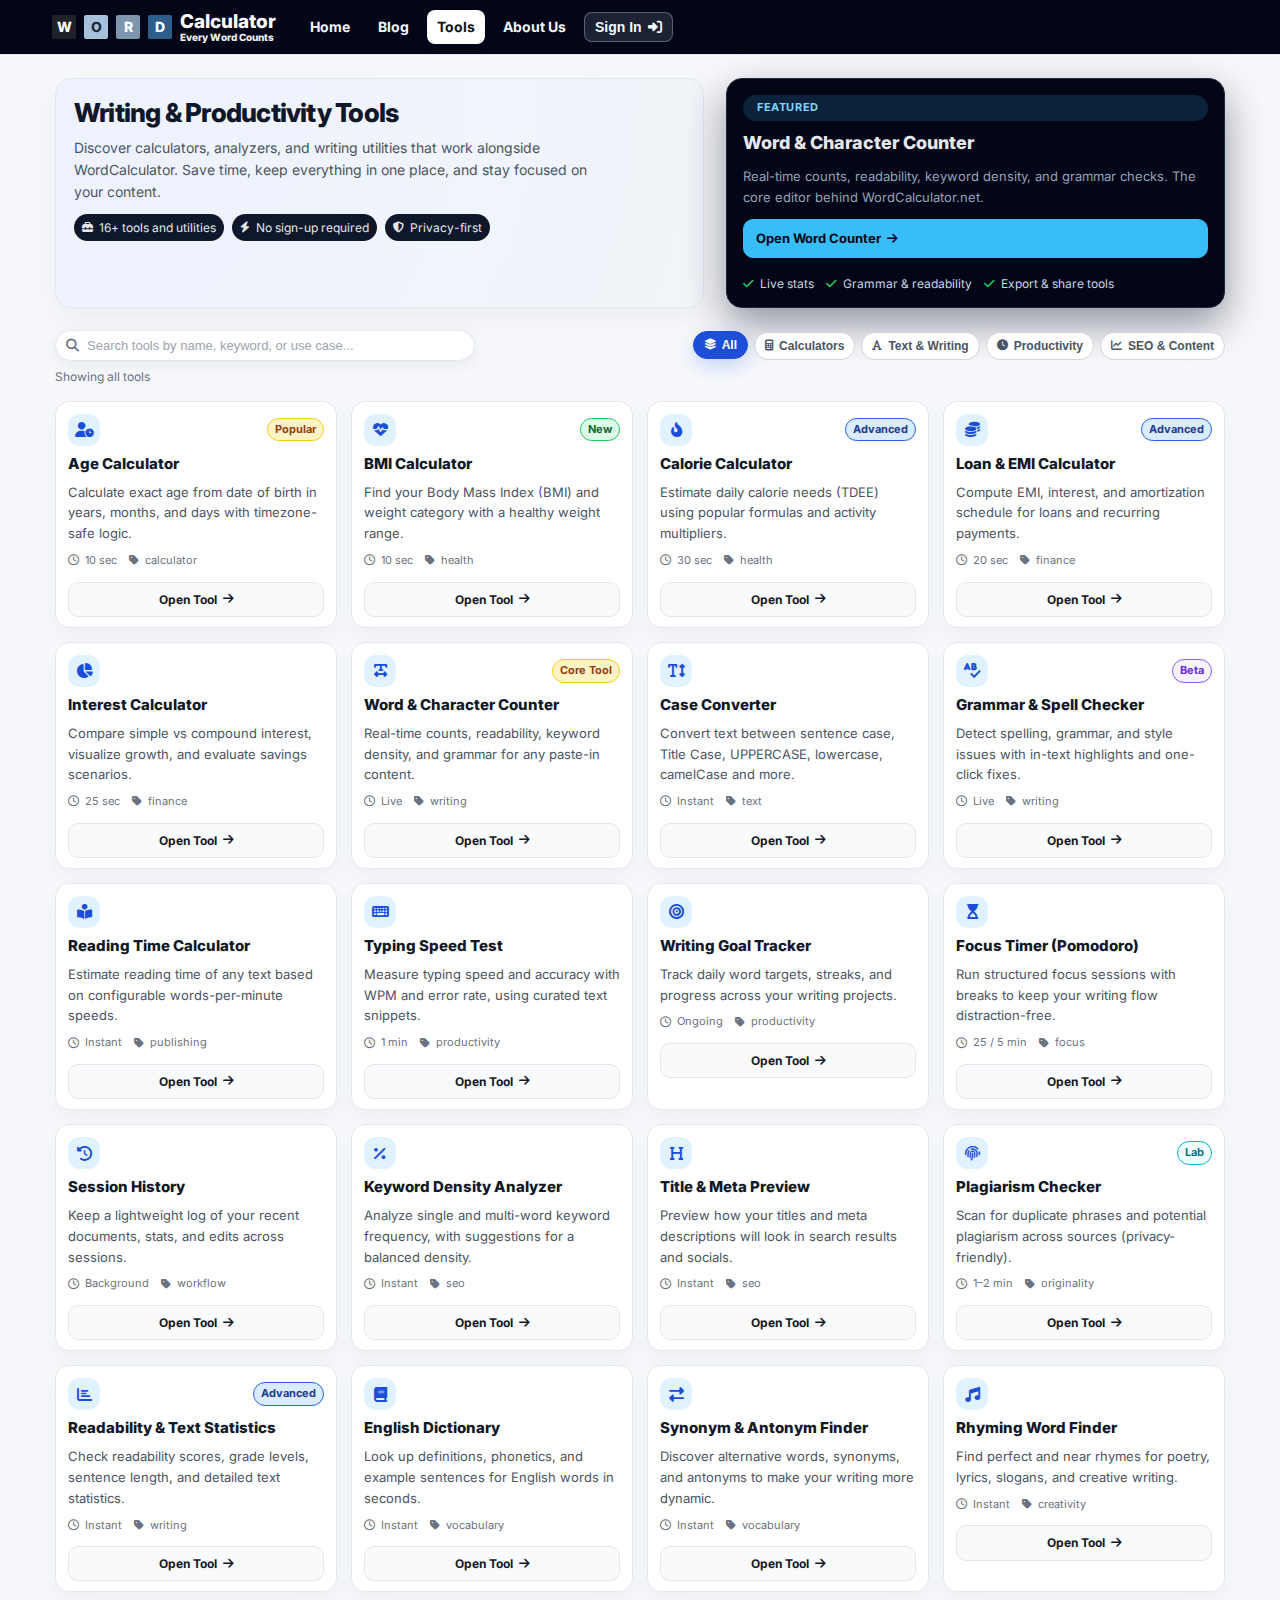
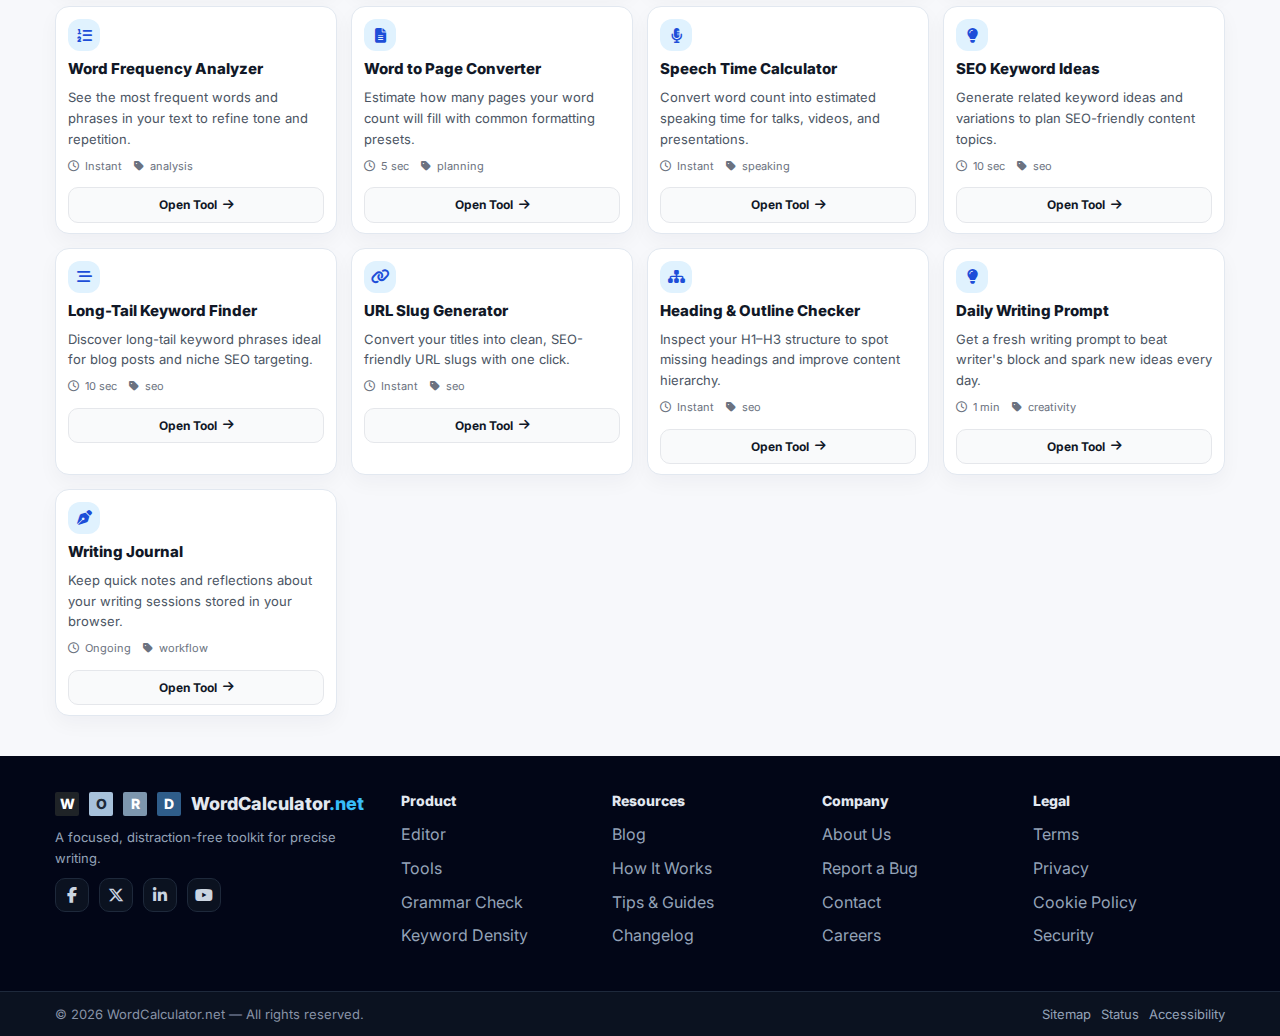
<file: tools.html>
<!DOCTYPE html>
<html lang="en">
<head>
  <meta charset="UTF-8"/>
  <meta name="viewport" content="width=device-width, initial-scale=1.0"/>
  <title>Writing & Productivity Tools — WordCalculator.net</title>
  <meta name="description" content="Browse writing, productivity and calculator tools including age calculator, BMI, calorie, and financial calculators.">
  <link href="https://fonts.googleapis.com/css2?family=Inter:wght@400;600;800&display=swap" rel="stylesheet"/>
  <link href="https://cdnjs.cloudflare.com/ajax/libs/font-awesome/6.5.0/css/all.min.css" rel="stylesheet"/>
  <link rel="stylesheet" href="tools.css"/>
  <link rel="icon" href="favicon.ico"/>
</head>
<body>
  <!-- Header -->
  <header class="wc-header">
    <div class="wc-wrap">
      <a class="wc-logo" href="https://wordcalculator.net" aria-label="Go to Home">
        <span class="wc-slab slab-w">W</span>
        <span class="wc-slab slab-o">O</span>
        <span class="wc-slab slab-r">R</span>
        <span class="wc-slab slab-d">D</span>
        <span class="wc-brand-text">
          Calculator
          <small class="wc-tagline">Every Word Counts</small>
        </span>
      </a>

      <nav class="wc-nav" aria-label="Primary">
        <a href="https://wordcalculator.net" class="wc-link">Home</a>
        <a href="#" class="wc-link">Blog</a>
        <a href="tools.html" class="wc-link active" aria-current="page">Tools</a>
        <a href="#about" class="wc-link">About Us</a>
        <button class="wc-link wc-signin-btn" id="openAuthBtn" type="button">
          Sign In <i class="fa fa-right-to-bracket" aria-hidden="true"></i>
        </button>
      </nav>

      <button class="mobile-menu-btn" id="mobileMenuBtn" aria-label="Open menu">
        <i class="fas fa-bars"></i>
      </button>
    </div>

    <!-- Mobile nav -->
    <nav class="mobile-nav" id="mobileNav" aria-label="Mobile">
      <div class="mobile-nav-header">
        <a class="wc-logo" href="https://wordcalculator.net" aria-label="Go to Home">
          <span class="wc-slab slab-w">W</span>
          <span class="wc-slab slab-o">O</span>
          <span class="wc-slab slab-r">R</span>
          <span class="wc-slab slab-d">D</span>
          <span class="wc-brand-text">Calculator</span>
        </a>
        <button class="mobile-close-btn" id="mobileCloseBtn" aria-label="Close menu">
          <i class="fas fa-times"></i>
        </button>
      </div>
      <div class="mobile-nav-links">
        <a href="https://wordcalculator.net" class="nav-link mobile-link">Home</a>
        <a href="#" class="nav-link mobile-link">Blog</a>
        <a href="tools.html" class="nav-link mobile-link">Tools</a>
        <a href="#about" class="nav-link mobile-link">About Us</a>
        <button class="nav-link mobile-link" id="openAuthBtnMobile" type="button">Sign In</button>
      </div>
    </nav>
    <div class="mobile-overlay" id="mobileOverlay"></div>
  </header>

  <!-- Main -->
  <main class="tools-main">
    <!-- Hero / Intro -->
    <section class="tools-hero">
      <div class="tools-hero-inner">
        <div class="tools-hero-text">
          <h1>Writing & Productivity Tools</h1>
          <p>
            Discover calculators, analyzers, and writing utilities that work alongside
            WordCalculator. Save time, keep everything in one place, and stay focused on your content.
          </p>
          <div class="tools-meta-row">
            <span><i class="fas fa-toolbox"></i> 16+ tools and utilities</span>
            <span><i class="fas fa-bolt"></i> No sign-up required</span>
            <span><i class="fas fa-shield-alt"></i> Privacy-first</span>
          </div>
        </div>
        <div class="tools-hero-card">
          <div class="tools-hero-badge">
            <i class="fas fa-sparkles"></i> Featured
          </div>
          <h2>Word & Character Counter</h2>
          <p>
            Real-time counts, readability, keyword density, and grammar checks. The core editor behind WordCalculator.net.
          </p>
          <a href="https://wordcalculator.net" class="hero-cta">
            Open Word Counter
            <i class="fas fa-arrow-right"></i>
          </a>
          <ul class="hero-list">
            <li><i class="fas fa-check"></i> Live stats</li>
            <li><i class="fas fa-check"></i> Grammar & readability</li>
            <li><i class="fas fa-check"></i> Export & share tools</li>
          </ul>
        </div>
      </div>
    </section>

    <!-- Filters & Search -->
    <section class="tools-controls-section" aria-label="Tool filters">
      <div class="tools-controls">
        <div class="tools-search">
          <i class="fas fa-search"></i>
          <input
            type="search"
            id="toolSearchInput"
            placeholder="Search tools by name, keyword, or use case..."
            autocomplete="off"
          />
        </div>
        <div class="tools-filters" id="toolsFilter">
          <button type="button" class="filter-pill active" data-category="all">
            <i class="fas fa-layer-group"></i> All
          </button>
          <button type="button" class="filter-pill" data-category="calculator">
            <i class="fas fa-calculator"></i> Calculators
          </button>
          <button type="button" class="filter-pill" data-category="text">
            <i class="fas fa-font"></i> Text & Writing
          </button>
          <button type="button" class="filter-pill" data-category="productivity">
            <i class="fas fa-clock"></i> Productivity
          </button>
          <button type="button" class="filter-pill" data-category="seo">
            <i class="fas fa-chart-line"></i> SEO & Content
          </button>
        </div>
      </div>
      <p class="tools-controls-hint" id="toolsCountLabel">
        Showing all tools
      </p>
    </section>

    <!-- Tools Grid -->
    <section class="tools-grid-section" aria-label="Available tools">
      <div class="tools-grid" id="toolsGrid">

        <!-- Calculators -->
        <article class="tool-card"
                 data-category="calculator"
                 data-keywords="age calculator date of birth years months days birthday">
          <div class="tool-card-header">
            <span class="tool-icon">
              <i class="fas fa-user-clock"></i>
            </span>
            <span class="tool-badge badge-popular">Popular</span>
          </div>
          <h3>Age Calculator</h3>
          <p>
            Calculate exact age from date of birth in years, months, and days with timezone-safe logic.
          </p>
          <div class="tool-meta">
            <span><i class="far fa-clock"></i> 10 sec</span>
            <span><i class="fas fa-tag"></i> calculator</span>
          </div>
          <a href="age-calculator.html" class="tool-link">
            Open Tool
            <i class="fas fa-arrow-right"></i>
          </a>
        </article>

        <!-- ✅ FIXED BMI CARD -->
        <article class="tool-card"
                 data-category="calculator"
                 data-keywords="bmi calculator body mass index health kg cm weight height">
          <div class="tool-card-header">
            <span class="tool-icon">
              <i class="fas fa-heartbeat"></i>
            </span>
            <span class="tool-badge badge-new">New</span>
          </div>
          <h3>BMI Calculator</h3>
          <p>
            Find your Body Mass Index (BMI) and weight category with a healthy weight range.
          </p>
          <div class="tool-meta">
            <span><i class="far fa-clock"></i> 10 sec</span>
            <span><i class="fas fa-tag"></i> health</span>
          </div>
          <a href="bmi-calculator.html" class="tool-link">
            Open Tool
            <i class="fas fa-arrow-right"></i>
          </a>
        </article>

        <article class="tool-card"
                 data-category="calculator"
                 data-keywords="calorie calculator tdee bmr nutrition maintenance weight loss gain">
          <div class="tool-card-header">
            <span class="tool-icon">
              <i class="fas fa-fire-alt"></i>
            </span>
            <span class="tool-badge badge-pro">Advanced</span>
          </div>
          <h3>Calorie Calculator</h3>
          <p>
            Estimate daily calorie needs (TDEE) using popular formulas and activity multipliers.
          </p>
          <div class="tool-meta">
            <span><i class="far fa-clock"></i> 30 sec</span>
            <span><i class="fas fa-tag"></i> health</span>
          </div>
          <a href="calorie-calculator.html" class="tool-link">
            Open Tool
            <i class="fas fa-arrow-right"></i>
          </a>
        </article>

        <article class="tool-card"
                 data-category="calculator"
                 data-keywords="loan emi calculator mortgage interest monthly payment principal finance">
          <div class="tool-card-header">
            <span class="tool-icon">
              <i class="fas fa-coins"></i>
            </span>
            <span class="tool-badge badge-pro">Advanced</span>
          </div>
          <h3>Loan & EMI Calculator</h3>
          <p>
            Compute EMI, interest, and amortization schedule for loans and recurring payments.
          </p>
          <div class="tool-meta">
            <span><i class="far fa-clock"></i> 20 sec</span>
            <span><i class="fas fa-tag"></i> finance</span>
          </div>
          <a href="loan-emi-calculator.html" class="tool-link">
            Open Tool
            <i class="fas fa-arrow-right"></i>
          </a>
        </article>

        <article class="tool-card"
                 data-category="calculator"
                 data-keywords="simple compound interest calculator savings roi investment finance">
          <div class="tool-card-header">
            <span class="tool-icon">
              <i class="fas fa-chart-pie"></i>
            </span>
          </div>
          <h3>Interest Calculator</h3>
          <p>
            Compare simple vs compound interest, visualize growth, and evaluate savings scenarios.
          </p>
          <div class="tool-meta">
            <span><i class="far fa-clock"></i> 25 sec</span>
            <span><i class="fas fa-tag"></i> finance</span>
          </div>
          <a href="interest-calculator.html" class="tool-link">
            Open Tool
            <i class="fas fa-arrow-right"></i>
          </a>
        </article>

        <!-- Text & Writing -->
        <article class="tool-card"
                 data-category="text"
                 data-keywords="word counter character counter text length count live">
          <div class="tool-card-header">
            <span class="tool-icon">
              <i class="fas fa-text-width"></i>
            </span>
            <span class="tool-badge badge-popular">Core Tool</span>
          </div>
          <h3>Word & Character Counter</h3>
          <p>
            Real-time counts, readability, keyword density, and grammar for any paste-in content.
          </p>
          <div class="tool-meta">
            <span><i class="far fa-clock"></i> Live</span>
            <span><i class="fas fa-tag"></i> writing</span>
          </div>
          <a href="https://wordcalculator.net" class="tool-link">
            Open Tool
            <i class="fas fa-arrow-right"></i>
          </a>
        </article>

        <article class="tool-card"
                 data-category="text"
                 data-keywords="case converter upper lower sentence title camel kebab snake">
          <div class="tool-card-header">
            <span class="tool-icon">
              <i class="fas fa-text-height"></i>
            </span>
          </div>
          <h3>Case Converter</h3>
          <p>
            Convert text between sentence case, Title Case, UPPERCASE, lowercase, camelCase and more.
          </p>
          <div class="tool-meta">
            <span><i class="far fa-clock"></i> Instant</span>
            <span><i class="fas fa-tag"></i> text</span>
          </div>
          <a href="case-converter.html" class="tool-link">
            Open Tool
            <i class="fas fa-arrow-right"></i>
          </a>
        </article>

        <article class="tool-card"
                 data-category="text"
                 data-keywords="grammar checker spell check proofreading errors correction language">
          <div class="tool-card-header">
            <span class="tool-icon">
              <i class="fas fa-spell-check"></i>
            </span>
            <span class="tool-badge badge-beta">Beta</span>
          </div>
          <h3>Grammar & Spell Checker</h3>
          <p>
            Detect spelling, grammar, and style issues with in-text highlights and one-click fixes.
          </p>
          <div class="tool-meta">
            <span><i class="far fa-clock"></i> Live</span>
            <span><i class="fas fa-tag"></i> writing</span>
          </div>
          <a href="grammar-spell-checker.html" class="tool-link">
            Open Tool
            <i class="fas fa-arrow-right"></i>
          </a>
        </article>

        <article class="tool-card"
                 data-category="text"
                 data-keywords="reading time calculator words per minute blog article">
          <div class="tool-card-header">
            <span class="tool-icon">
              <i class="fas fa-book-reader"></i>
            </span>
          </div>
          <h3>Reading Time Calculator</h3>
          <p>
            Estimate reading time of any text based on configurable words-per-minute speeds.
          </p>
          <div class="tool-meta">
            <span><i class="far fa-clock"></i> Instant</span>
            <span><i class="fas fa-tag"></i> publishing</span>
          </div>
          <a href="reading-time-calculator.html" class="tool-link">
            Open Tool
            <i class="fas fa-arrow-right"></i>
          </a>
        </article>

        <article class="tool-card"
                 data-category="text"
                 data-keywords="typing speed test wpm words per minute keyboard practice">
          <div class="tool-card-header">
            <span class="tool-icon">
              <i class="fas fa-keyboard"></i>
            </span>
          </div>
          <h3>Typing Speed Test</h3>
          <p>
            Measure typing speed and accuracy with WPM and error rate, using curated text snippets.
          </p>
          <div class="tool-meta">
            <span><i class="far fa-clock"></i> 1 min</span>
            <span><i class="fas fa-tag"></i> productivity</span>
          </div>
          <a href="typing-speed-test.html" class="tool-link">
            Open Tool
            <i class="fas fa-arrow-right"></i>
          </a>
        </article>

        <!-- Productivity -->
        <article class="tool-card"
                 data-category="productivity"
                 data-keywords="goal tracker writing streak habit daily words target">
          <div class="tool-card-header">
            <span class="tool-icon">
              <i class="fas fa-bullseye"></i>
            </span>
          </div>
          <h3>Writing Goal Tracker</h3>
          <p>
            Track daily word targets, streaks, and progress across your writing projects.
          </p>
          <div class="tool-meta">
            <span><i class="far fa-clock"></i> Ongoing</span>
            <span><i class="fas fa-tag"></i> productivity</span>
          </div>
          <a href="writing-goal-tracker.html" class="tool-link">
            Open Tool
            <i class="fas fa-arrow-right"></i>
          </a>
        </article>

        <article class="tool-card"
                 data-category="productivity"
                 data-keywords="pomodoro timer focus session 25 minute break productivity">
          <div class="tool-card-header">
            <span class="tool-icon">
              <i class="fas fa-hourglass-start"></i>
            </span>
          </div>
          <h3>Focus Timer (Pomodoro)</h3>
          <p>
            Run structured focus sessions with breaks to keep your writing flow distraction-free.
          </p>
          <div class="tool-meta">
            <span><i class="far fa-clock"></i> 25 / 5 min</span>
            <span><i class="fas fa-tag"></i> focus</span>
          </div>
          <a href="focus-timer.html" class="tool-link">
            Open Tool
            <i class="fas fa-arrow-right"></i>
          </a>
        </article>

        <article class="tool-card"
                 data-category="productivity"
                 data-keywords="session history autosave revision versions notes">
          <div class="tool-card-header">
            <span class="tool-icon">
              <i class="fas fa-history"></i>
            </span>
          </div>
          <h3>Session History</h3>
          <p>
            Keep a lightweight log of your recent documents, stats, and edits across sessions.
          </p>
          <div class="tool-meta">
            <span><i class="far fa-clock"></i> Background</span>
            <span><i class="fas fa-tag"></i> workflow</span>
          </div>
          <a href="session-history.html" class="tool-link">
            Open Tool
            <i class="fas fa-arrow-right"></i>
          </a>
        </article>

        <!-- SEO & Content -->
        <article class="tool-card"
                 data-category="seo"
                 data-keywords="keyword density analyzer seo term frequency content optimization">
          <div class="tool-card-header">
            <span class="tool-icon">
              <i class="fas fa-percentage"></i>
            </span>
          </div>
          <h3>Keyword Density Analyzer</h3>
          <p>
            Analyze single and multi-word keyword frequency, with suggestions for a balanced density.
          </p>
          <div class="tool-meta">
            <span><i class="far fa-clock"></i> Instant</span>
            <span><i class="fas fa-tag"></i> seo</span>
          </div>
          <a href="keyword-density-analyzer.html" class="tool-link">
            Open Tool
            <i class="fas fa-arrow-right"></i>
          </a>
        </article>

        <article class="tool-card"
                 data-category="seo"
                 data-keywords="title meta description checker snippet preview character limit">
          <div class="tool-card-header">
            <span class="tool-icon">
              <i class="fas fa-heading"></i>
            </span>
          </div>
          <h3>Title & Meta Preview</h3>
          <p>
            Preview how your titles and meta descriptions will look in search results and socials.
          </p>
          <div class="tool-meta">
            <span><i class="far fa-clock"></i> Instant</span>
            <span><i class="fas fa-tag"></i> seo</span>
          </div>
          <a href="title-meta-preview.html" class="tool-link">
            Open Tool
            <i class="fas fa-arrow-right"></i>
          </a>
        </article>

        <article class="tool-card"
                 data-category="seo"
                 data-keywords="plagiarism checker duplicate content originality">
          <div class="tool-card-header">
            <span class="tool-icon">
              <i class="fas fa-fingerprint"></i>
            </span>
            <span class="tool-badge badge-lab">Lab</span>
          </div>
          <h3>Plagiarism Checker</h3>
          <p>
            Scan for duplicate phrases and potential plagiarism across sources (privacy-friendly).
          </p>
          <div class="tool-meta">
            <span><i class="far fa-clock"></i> 1–2 min</span>
            <span><i class="fas fa-tag"></i> originality</span>
          </div>
          <a href="plagiarism-checker.html" class="tool-link">
            Open Tool
            <i class="fas fa-arrow-right"></i>
          </a>
        </article>

        <!-- 🔥 NEW TOOLS START HERE (ADDED, BUT DESIGN/STRUCTURE SAME) -->

        <!-- Readability & Text Statistics -->
        <article class="tool-card"
                 data-category="text"
                 data-keywords="readability score flesch grade level gunning fog readability analyzer">
          <div class="tool-card-header">
            <span class="tool-icon">
              <i class="fas fa-chart-bar"></i>
            </span>
            <span class="tool-badge badge-pro">Advanced</span>
          </div>
          <h3>Readability & Text Statistics</h3>
          <p>
            Check readability scores, grade levels, sentence length, and detailed text statistics.
          </p>
          <div class="tool-meta">
            <span><i class="far fa-clock"></i> Instant</span>
            <span><i class="fas fa-tag"></i> writing</span>
          </div>
          <a href="readability-analyzer.html" class="tool-link">
            Open Tool
            <i class="fas fa-arrow-right"></i>
          </a>
        </article>

        <!-- English Dictionary -->
        <article class="tool-card"
                 data-category="text"
                 data-keywords="dictionary word meaning definition examples english vocabulary">
          <div class="tool-card-header">
            <span class="tool-icon">
              <i class="fas fa-book"></i>
            </span>
          </div>
          <h3>English Dictionary</h3>
          <p>
            Look up definitions, phonetics, and example sentences for English words in seconds.
          </p>
          <div class="tool-meta">
            <span><i class="far fa-clock"></i> Instant</span>
            <span><i class="fas fa-tag"></i> vocabulary</span>
          </div>
          <a href="dictionary.html" class="tool-link">
            Open Tool
            <i class="fas fa-arrow-right"></i>
          </a>
        </article>

        <!-- Synonym & Antonym Finder -->
        <article class="tool-card"
                 data-category="text"
                 data-keywords="synonym antonym finder thesaurus alternative words similar words">
          <div class="tool-card-header">
            <span class="tool-icon">
              <i class="fas fa-exchange-alt"></i>
            </span>
          </div>
          <h3>Synonym & Antonym Finder</h3>
          <p>
            Discover alternative words, synonyms, and antonyms to make your writing more dynamic.
          </p>
          <div class="tool-meta">
            <span><i class="far fa-clock"></i> Instant</span>
            <span><i class="fas fa-tag"></i> vocabulary</span>
          </div>
          <a href="synonym-finder.html" class="tool-link">
            Open Tool
            <i class="fas fa-arrow-right"></i>
          </a>
        </article>

        <!-- Rhyming Word Finder -->
        <article class="tool-card"
                 data-category="text"
                 data-keywords="rhyme rhyming word finder poetry lyrics song writing">
          <div class="tool-card-header">
            <span class="tool-icon">
              <i class="fas fa-music"></i>
            </span>
          </div>
          <h3>Rhyming Word Finder</h3>
          <p>
            Find perfect and near rhymes for poetry, lyrics, slogans, and creative writing.
          </p>
          <div class="tool-meta">
            <span><i class="far fa-clock"></i> Instant</span>
            <span><i class="fas fa-tag"></i> creativity</span>
          </div>
          <a href="rhyming-word-finder.html" class="tool-link">
            Open Tool
            <i class="fas fa-arrow-right"></i>
          </a>
        </article>

        <!-- Word Frequency / N-gram Analyzer -->
        <article class="tool-card"
                 data-category="text"
                 data-keywords="word frequency ngram analyzer bigram trigram phrase count">
          <div class="tool-card-header">
            <span class="tool-icon">
              <i class="fas fa-list-ol"></i>
            </span>
          </div>
          <h3>Word Frequency Analyzer</h3>
          <p>
            See the most frequent words and phrases in your text to refine tone and repetition.
          </p>
          <div class="tool-meta">
            <span><i class="far fa-clock"></i> Instant</span>
            <span><i class="fas fa-tag"></i> analysis</span>
          </div>
          <a href="word-frequency-analyzer.html" class="tool-link">
            Open Tool
            <i class="fas fa-arrow-right"></i>
          </a>
        </article>

        <!-- Word → Page Converter -->
        <article class="tool-card"
                 data-category="text"
                 data-keywords="word to page converter pages count manuscript length a4">
          <div class="tool-card-header">
            <span class="tool-icon">
              <i class="fas fa-file-alt"></i>
            </span>
          </div>
          <h3>Word to Page Converter</h3>
          <p>
            Estimate how many pages your word count will fill with common formatting presets.
          </p>
          <div class="tool-meta">
            <span><i class="far fa-clock"></i> 5 sec</span>
            <span><i class="fas fa-tag"></i> planning</span>
          </div>
          <a href="word-to-page-converter.html" class="tool-link">
            Open Tool
            <i class="fas fa-arrow-right"></i>
          </a>
        </article>

        <!-- Speech Time Calculator -->
        <article class="tool-card"
                 data-category="text"
                 data-keywords="speech time calculator presentation length words to minutes talking time">
          <div class="tool-card-header">
            <span class="tool-icon">
              <i class="fas fa-microphone-alt"></i>
            </span>
          </div>
          <h3>Speech Time Calculator</h3>
          <p>
            Convert word count into estimated speaking time for talks, videos, and presentations.
          </p>
          <div class="tool-meta">
            <span><i class="far fa-clock"></i> Instant</span>
            <span><i class="fas fa-tag"></i> speaking</span>
          </div>
          <a href="speech-time-calculator.html" class="tool-link">
            Open Tool
            <i class="fas fa-arrow-right"></i>
          </a>
        </article>

        <!-- SEO Keyword Ideas -->
        <article class="tool-card"
                 data-category="seo"
                 data-keywords="seo keyword ideas related keywords suggestions topic research">
          <div class="tool-card-header">
            <span class="tool-icon">
              <i class="fas fa-lightbulb"></i>
            </span>
          </div>
          <h3>SEO Keyword Ideas</h3>
          <p>
            Generate related keyword ideas and variations to plan SEO-friendly content topics.
          </p>
          <div class="tool-meta">
            <span><i class="far fa-clock"></i> 10 sec</span>
            <span><i class="fas fa-tag"></i> seo</span>
          </div>
          <a href="seo-keyword-ideas.html" class="tool-link">
            Open Tool
            <i class="fas fa-arrow-right"></i>
          </a>
        </article>

        <!-- Long-Tail Keyword Finder -->
        <article class="tool-card"
                 data-category="seo"
                 data-keywords="long tail keyword finder blog topic ideas content planning">
          <div class="tool-card-header">
            <span class="tool-icon">
              <i class="fas fa-stream"></i>
            </span>
          </div>
          <h3>Long-Tail Keyword Finder</h3>
          <p>
            Discover long-tail keyword phrases ideal for blog posts and niche SEO targeting.
          </p>
          <div class="tool-meta">
            <span><i class="far fa-clock"></i> 10 sec</span>
            <span><i class="fas fa-tag"></i> seo</span>
          </div>
          <a href="long-tail-keyword-finder.html" class="tool-link">
            Open Tool
            <i class="fas fa-arrow-right"></i>
          </a>
        </article>

        <!-- URL Slug Generator -->
        <article class="tool-card"
                 data-category="seo"
                 data-keywords="url slug generator seo friendly slug permalink cleaner">
          <div class="tool-card-header">
            <span class="tool-icon">
              <i class="fas fa-link"></i>
            </span>
          </div>
          <h3>URL Slug Generator</h3>
          <p>
            Convert your titles into clean, SEO-friendly URL slugs with one click.
          </p>
          <div class="tool-meta">
            <span><i class="far fa-clock"></i> Instant</span>
            <span><i class="fas fa-tag"></i> seo</span>
          </div>
          <a href="url-slug-generator.html" class="tool-link">
            Open Tool
            <i class="fas fa-arrow-right"></i>
          </a>
        </article>

        <!-- Heading / Outline Checker -->
        <article class="tool-card"
                 data-category="seo"
                 data-keywords="heading structure outline checker h1 h2 h3 seo audit">
          <div class="tool-card-header">
            <span class="tool-icon">
              <i class="fas fa-sitemap"></i>
            </span>
          </div>
          <h3>Heading & Outline Checker</h3>
          <p>
            Inspect your H1–H3 structure to spot missing headings and improve content hierarchy.
          </p>
          <div class="tool-meta">
            <span><i class="far fa-clock"></i> Instant</span>
            <span><i class="fas fa-tag"></i> seo</span>
          </div>
          <a href="heading-outline-checker.html" class="tool-link">
            Open Tool
            <i class="fas fa-arrow-right"></i>
          </a>
        </article>

        <!-- Daily Writing Prompt Generator -->
        <article class="tool-card"
                 data-category="productivity"
                 data-keywords="writing prompt ideas inspiration creative writing daily prompt">
          <div class="tool-card-header">
            <span class="tool-icon">
              <i class="fas fa-lightbulb"></i>
            </span>
          </div>
          <h3>Daily Writing Prompt</h3>
          <p>
            Get a fresh writing prompt to beat writer's block and spark new ideas every day.
          </p>
          <div class="tool-meta">
            <span><i class="far fa-clock"></i> 1 min</span>
            <span><i class="fas fa-tag"></i> creativity</span>
          </div>
          <a href="writing-prompt-generator.html" class="tool-link">
            Open Tool
            <i class="fas fa-arrow-right"></i>
          </a>
        </article>

        <!-- Writing Journal / Notes -->
        <article class="tool-card"
                 data-category="productivity"
                 data-keywords="writing journal notes log reflection daily writing diary">
          <div class="tool-card-header">
            <span class="tool-icon">
              <i class="fas fa-pen-nib"></i>
            </span>
          </div>
          <h3>Writing Journal</h3>
          <p>
            Keep quick notes and reflections about your writing sessions stored in your browser.
          </p>
          <div class="tool-meta">
            <span><i class="far fa-clock"></i> Ongoing</span>
            <span><i class="fas fa-tag"></i> workflow</span>
          </div>
          <a href="writing-journal.html" class="tool-link">
            Open Tool
            <i class="fas fa-arrow-right"></i>
          </a>
        </article>

        <!-- 🔥 NEW TOOLS END -->

      </div>

      <p class="tools-empty-state" id="toolsEmptyState" hidden>
        No tools match your filters yet. Try clearing the search or choosing a different category.
      </p>
    </section>
  </main>

  <!-- Footer -->
  <footer class="pro-footer" id="about" aria-label="Website footer">
    <div class="pf-wrap">
      <div class="pf-brand">
        <div class="pf-logo">
          <span class="slab slab-w">W</span>
          <span class="slab slab-o">O</span>
          <span class="slab slab-r">R</span>
          <span class="slab slab-d">D</span>
          <div class="pf-brand-text">
            WordCalculator<span>.net</span>
          </div>
        </div>
        <p class="pf-tag">A focused, distraction-free toolkit for precise writing.</p>
        <div class="pf-social">
          <a href="#" aria-label="Facebook"><i class="fab fa-facebook-f"></i></a>
          <a href="#" aria-label="X"><i class="fab fa-x-twitter"></i></a>
          <a href="#" aria-label="LinkedIn"><i class="fab fa-linkedin-in"></i></a>
          <a href="#" aria-label="YouTube"><i class="fab fa-youtube"></i></a>
        </div>
      </div>

      <div class="pf-cols">
        <div class="pf-col">
          <h5>Product</h5>
          <ul>
            <li><a href="https://wordcalculator.net">Editor</a></li>
            <li><a href="tools.html">Tools</a></li>
            <li><a href="#">Grammar Check</a></li>
            <li><a href="#">Keyword Density</a></li>
          </ul>
        </div>
        <div class="pf-col">
          <h5>Resources</h5>
          <ul>
            <li><a href="#">Blog</a></li>
            <li><a href="#">How It Works</a></li>
            <li><a href="#">Tips & Guides</a></li>
            <li><a href="#">Changelog</a></li>
          </ul>
        </div>
        <div class="pf-col">
          <h5>Company</h5>
          <ul>
            <li><a href="#about">About Us</a></li>
            <li><a href="#">Report a Bug</a></li>
            <li><a href="#">Contact</a></li>
            <li><a href="#">Careers</a></li>
          </ul>
        </div>
        <div class="pf-col">
          <h5>Legal</h5>
          <ul>
            <li><a href="#">Terms</a></li>
            <li><a href="#">Privacy</a></li>
            <li><a href="#">Cookie Policy</a></li>
            <li><a href="#">Security</a></li>
          </ul>
        </div>
      </div>
    </div>
    <div class="pf-bottom">
      <div class="pf-bottom-wrap">
        <div>© <span id="pf-year"></span> WordCalculator.net — All rights reserved.</div>
        <div class="pf-links">
          <a href="#">Sitemap</a>
          <a href="#">Status</a>
          <a href="#">Accessibility</a>
        </div>
      </div>
    </div>
  </footer>

  <!-- Simple Auth Modal (optional demo) -->
  <div class="modal-overlay" id="authOverlay" aria-hidden="true"></div>
  <div class="modal modal-auth" id="authModal" role="dialog" aria-modal="true" aria-labelledby="authTitle">
    <div class="modal-head">
      <h3 id="authTitle"><i class="fas fa-user-lock"></i> Account</h3>
      <button class="modal-close" id="authCloseBtn" aria-label="Close">
        <i class="fas fa-times"></i>
      </button>
    </div>
    <div class="modal-body">
      <p class="auth-note">
        Sign-in and account features are coming soon. For now, all tools are free to use without registration.
      </p>
    </div>
  </div>

  <!-- Toast Notification -->
  <div id="toast" class="toast" role="status" aria-live="polite"></div>

  <script src="tools.js"></script>
</body>
</html>
</file>
<file: tools.css>
/* Base reset */
*,
*::before,
*::after {
  box-sizing: border-box;
  margin: 0;
  padding: 0;
}

:root {
  --blue: #3f82bd;
  --topbar: #d9edf7;
  --text: #1f2937;
  --muted: #6b7280;
  --border: #e5e7eb;
  --ok: #16a34a;
  --warn: #f59e0b;
  --err: #e11d48;
  --primary: #2563eb;
  --bg: #f7f8fb;
  --card: #ffffff;
  --shadow-soft: 0 10px 25px rgba(15, 23, 42, 0.08);
}

html {
  text-rendering: optimizeLegibility;
  -webkit-font-smoothing: antialiased;
}

body {
  font-family: "Inter", system-ui, -apple-system, BlinkMacSystemFont, "Segoe UI",
    Roboto, Arial, sans-serif;
  background: var(--bg);
  color: var(--text);
  line-height: 1.6;
}

a {
  color: inherit;
  text-decoration: none;
}

/* Header (matching home page style) */
.wc-header {
  background: #020617;
  color: #fff;
  box-shadow: 0 1px 0 rgba(0, 0, 0, 0.06);
}

.wc-wrap {
  max-width: 1200px;
  margin: 0 auto;
  padding: 10px 12px;
  display: flex;
  align-items: center;
  gap: 14px;
}

.wc-logo {
  display: inline-flex;
  align-items: center;
  gap: 8px;
}

.wc-slab,
.slab {
  display: inline-flex;
  width: 24px;
  height: 24px;
  align-items: center;
  justify-content: center;
  font-weight: 800;
  font-size: 14px;
  border-radius: 2px;
  color: #fff;
}

.slab-w,
.wc-slab.slab-w {
  background: #1f2327;
}

.slab-o,
.wc-slab.slab-o {
  background: #a7c1db;
  color: #1e2a3a;
}

.slab-r,
.wc-slab.slab-r {
  background: #7d96ae;
}

.slab-d,
.wc-slab.slab-d {
  background: #2f5d8a;
}

.wc-brand-text {
  display: inline-flex;
  flex-direction: column;
  line-height: 1.05;
  font-size: 19px;
  font-weight: 800;
}

.wc-brand-text small {
  font-size: 10px;
  opacity: 0.95;
}

.wc-nav {
  margin-left: 10px;
  display: flex;
  align-items: center;
  gap: 8px;
  flex: 1;
}

.wc-link {
  color: #f4f8fc;
  font-weight: 700;
  font-size: 14px;
  padding: 6px 10px;
  border-radius: 8px;
  transition: 0.15s;
  white-space: nowrap;
  background: transparent;
  border: 0;
  cursor: pointer;
}

.wc-link:hover {
  background: rgba(255, 255, 255, 0.14);
}

.wc-link.active {
  background: #fff;
  color: #111;
  box-shadow: 0 2px 6px rgba(0, 0, 0, 0.15);
}

.wc-signin-btn {
  background: rgba(148, 163, 184, 0.18);
  border: 1px solid rgba(148, 163, 184, 0.5);
  display: inline-flex;
  align-items: center;
  gap: 6px;
}

.wc-signin-btn:hover {
  background: #38bdf8;
  color: #020617;
  border-color: #38bdf8;
}

.mobile-menu-btn {
  margin-left: auto;
  background: transparent;
  border: 0;
  color: #fff;
  font-size: 20px;
  display: none;
  cursor: pointer;
}

/* Mobile nav */
.mobile-nav {
  position: fixed;
  top: 0;
  right: -100%;
  width: 320px;
  height: 100vh;
  background: #1f2933;
  box-shadow: -2px 0 10px rgba(0, 0, 0, 0.18);
  transition: right 0.3s;
  z-index: 100;
}

.mobile-nav.active {
  right: 0;
}

.mobile-nav-header {
  display: flex;
  justify-content: space-between;
  align-items: center;
  padding: 16px;
  border-bottom: 1px solid #34495e;
}

.mobile-close-btn {
  background: transparent;
  border: 0;
  color: #fff;
  font-size: 20px;
  cursor: pointer;
}

.mobile-nav-links {
  padding: 16px;
}

.mobile-link {
  display: block;
  color: #ecf0f1;
  padding: 12px 0;
  border-bottom: 1px solid #34495e;
  font-weight: 700;
}

.mobile-overlay {
  position: fixed;
  inset: 0;
  background: rgba(0, 0, 0, 0.5);
  display: none;
  z-index: 90;
}

.mobile-overlay.active {
  display: block;
}

/* Main layout */
.tools-main {
  max-width: 1200px;
  margin: 24px auto 40px;
  padding: 0 15px;
}

/* Hero */
.tools-hero {
  margin-bottom: 22px;
}

.tools-hero-inner {
  display: grid;
  grid-template-columns: minmax(0, 1.3fr) minmax(0, 1fr);
  gap: 22px;
  align-items: stretch;
}

.tools-hero-text {
  background: radial-gradient(circle at top left, #eef2ff, #f1f5f9);
  border-radius: 16px;
  padding: 18px 18px 16px;
  border: 1px solid #e2e8f0;
  box-shadow: 0 10px 30px rgba(15, 23, 42, 0.05);
}

.tools-hero-text h1 {
  font-size: 26px;
  line-height: 1.2;
  font-weight: 800;
  letter-spacing: -0.03em;
  color: #0f172a;
  margin-bottom: 8px;
}

.tools-hero-text p {
  font-size: 14px;
  color: #4b5563;
  max-width: 520px;
  margin-bottom: 10px;
}

.tools-meta-row {
  display: flex;
  flex-wrap: wrap;
  gap: 8px;
  margin-top: 8px;
}

.tools-meta-row span {
  display: inline-flex;
  align-items: center;
  gap: 6px;
  font-size: 12px;
  padding: 4px 8px;
  border-radius: 999px;
  background: #0f172a;
  color: #e5e7eb;
}

.tools-meta-row i {
  font-size: 11px;
}

/* Hero card */
.tools-hero-card {
  background: #020617;
  color: #e5e7eb;
  border-radius: 16px;
  padding: 16px 16px 14px;
  border: 1px solid #1e293b;
  box-shadow: 0 16px 40px rgba(15, 23, 42, 0.45);
  display: flex;
  flex-direction: column;
  gap: 8px;
}

.tools-hero-badge {
  display: inline-flex;
  align-items: center;
  gap: 6px;
  font-size: 11px;
  font-weight: 700;
  text-transform: uppercase;
  letter-spacing: 0.06em;
  padding: 4px 8px;
  border-radius: 999px;
  background: rgba(56, 189, 248, 0.16);
  color: #7dd3fc;
}

.tools-hero-badge i {
  font-size: 10px;
}

.tools-hero-card h2 {
  font-size: 18px;
  font-weight: 800;
  color: #e5e7eb;
}

.tools-hero-card p {
  font-size: 13px;
  color: #94a3b8;
}

.hero-cta {
  margin-top: 4px;
  display: inline-flex;
  align-items: center;
  gap: 6px;
  font-size: 13px;
  font-weight: 700;
  padding: 8px 12px;
  border-radius: 10px;
  background: #38bdf8;
  color: #020617;
  border: 1px solid #38bdf8;
  cursor: pointer;
  transition: background 0.15s, transform 0.15s, box-shadow 0.15s;
}

.hero-cta i {
  font-size: 12px;
}

.hero-cta:hover {
  background: #0ea5e9;
  box-shadow: 0 8px 24px rgba(56, 189, 248, 0.4);
  transform: translateY(-1px);
}

.hero-list {
  margin-top: 8px;
  list-style: none;
  display: flex;
  flex-wrap: wrap;
  gap: 6px 12px;
  font-size: 12px;
  color: #cbd5e1;
}

.hero-list li {
  display: inline-flex;
  align-items: center;
  gap: 6px;
}

.hero-list i {
  color: #22c55e;
}

/* Controls */
.tools-controls-section {
  margin-bottom: 14px;
}

.tools-controls {
  display: flex;
  flex-wrap: wrap;
  gap: 10px;
  align-items: center;
  justify-content: space-between;
}

.tools-search {
  flex: 1 1 260px;
  max-width: 420px;
  display: flex;
  align-items: center;
  gap: 8px;
  padding: 7px 10px;
  background: #ffffff;
  border-radius: 999px;
  border: 1px solid #e2e8f0;
  box-shadow: 0 5px 15px rgba(148, 163, 184, 0.15);
}

.tools-search i {
  font-size: 13px;
  color: #6b7280;
}

.tools-search input {
  flex: 1;
  border: 0;
  outline: none;
  font-size: 13px;
  background: transparent;
  color: #111827;
}

.tools-search input::placeholder {
  color: #9ca3af;
}

.tools-filters {
  display: flex;
  flex-wrap: wrap;
  gap: 6px;
}

.filter-pill {
  display: inline-flex;
  align-items: center;
  gap: 6px;
  padding: 6px 10px;
  border-radius: 999px;
  border: 1px solid #d4d4d8;
  background: #ffffff;
  font-size: 12px;
  font-weight: 600;
  color: #4b5563;
  cursor: pointer;
  transition: background 0.15s, color 0.15s, border-color 0.15s, box-shadow 0.15s,
    transform 0.15s;
}

.filter-pill i {
  font-size: 11px;
}

.filter-pill:hover {
  background: #eff6ff;
  border-color: #bfdbfe;
  color: #1d4ed8;
}

.filter-pill.active {
  background: #1d4ed8;
  border-color: #1d4ed8;
  color: #ffffff;
  box-shadow: 0 8px 18px rgba(37, 99, 235, 0.22);
  transform: translateY(-1px);
}

.tools-controls-hint {
  margin-top: 6px;
  font-size: 12px;
  color: #6b7280;
}

/* Grid */
.tools-grid-section {
  margin-top: 4px;
}

.tools-grid {
  display: grid;
  grid-template-columns: repeat(4, minmax(0, 1fr));
  gap: 14px;
}

/* Tool card */
.tool-card {
  background: var(--card);
  border-radius: 14px;
  border: 1px solid #e2e8f0;
  padding: 12px 12px 10px;
  box-shadow: 0 8px 20px rgba(15, 23, 42, 0.04);
  display: flex;
  flex-direction: column;
  gap: 6px;
  transition: transform 0.15s ease-out, box-shadow 0.15s ease-out,
    border-color 0.15s ease-out, background 0.15s ease-out;
}

.tool-card:hover {
  transform: translateY(-3px);
  box-shadow: 0 14px 30px rgba(15, 23, 42, 0.12);
  border-color: #bfdbfe;
}

.tool-card-header {
  display: flex;
  align-items: center;
  justify-content: space-between;
  gap: 8px;
}

.tool-icon {
  width: 32px;
  height: 32px;
  border-radius: 12px;
  display: inline-flex;
  align-items: center;
  justify-content: center;
  background: #e0f2fe;
  color: #1d4ed8;
  font-size: 15px;
}

.tool-badge {
  font-size: 11px;
  font-weight: 700;
  padding: 2px 7px;
  border-radius: 999px;
  border: 1px solid transparent;
}

.badge-popular {
  background: #fef3c7;
  border-color: #facc15;
  color: #92400e;
}

.badge-new {
  background: #dcfce7;
  border-color: #22c55e;
  color: #166534;
}

.badge-pro {
  background: #dbebff;
  border-color: #2563eb;
  color: #1e3a8a;
}

.badge-beta {
  background: #f5f3ff;
  border-color: #8b5cf6;
  color: #6d28d9;
}

.badge-lab {
  background: #ecfeff;
  border-color: #06b6d4;
  color: #0e7490;
}

.tool-card h3 {
  font-size: 15px;
  font-weight: 800;
  color: #111827;
}

.tool-card p {
  font-size: 13px;
  color: #4b5563;
}

.tool-meta {
  display: flex;
  flex-wrap: wrap;
  gap: 6px 12px;
  margin-top: 2px;
  font-size: 11px;
  color: #6b7280;
}

.tool-meta span {
  display: inline-flex;
  align-items: center;
  gap: 6px;
}

.tool-meta i {
  font-size: 11px;
}

.tool-link {
  margin-top: 6px;
  display: inline-flex;
  align-items: center;
  justify-content: center;
  gap: 6px;
  padding: 7px 10px;
  border-radius: 10px;
  border: 1px solid #e5e7eb;
  background: #f9fafb;
  font-size: 12px;
  font-weight: 700;
  color: #111827;
  cursor: pointer;
  text-align: center;
  transition: background 0.15s, color 0.15s, border-color 0.15s,
    box-shadow 0.15s, transform 0.15s;
}

.tool-link i {
  font-size: 12px;
}

.tool-link:hover {
  background: #1d4ed8;
  border-color: #1d4ed8;
  color: #ffffff;
  box-shadow: 0 8px 22px rgba(37, 99, 235, 0.22);
  transform: translateY(-1px);
}

/* Coming soon style */
.tool-link[data-coming-soon="true"] {
  background: #f1f5f9;
  color: #6b7280;
}

.tool-link[data-coming-soon="true"]:hover {
  background: #e5e7eb;
  border-color: #cbd5e1;
  color: #4b5563;
  box-shadow: none;
  transform: translateY(0);
}

/* Empty state */
.tools-empty-state {
  margin-top: 14px;
  font-size: 13px;
  color: #6b7280;
}

/* Toast */
.toast {
  position: fixed;
  bottom: 18px;
  right: 18px;
  max-width: 320px;
  padding: 10px 14px;
  border-radius: 10px;
  background: #020617;
  color: #e5e7eb;
  font-size: 13px;
  box-shadow: 0 10px 26px rgba(15, 23, 42, 0.55);
  opacity: 0;
  transform: translateY(10px);
  pointer-events: none;
  transition: opacity 0.25s ease, transform 0.25s ease;
  z-index: 250;
}

.toast.show {
  opacity: 1;
  transform: translateY(0);
}

/* Footer (matching home style) */
.pro-footer {
  background: #020617;
  color: #cbd5e1;
  margin-top: 40px;
}

.pf-wrap {
  max-width: 1200px;
  margin: 0 auto;
  padding: 34px 15px;
  display: grid;
  grid-template-columns: 320px 1fr;
  gap: 26px;
}

.pf-logo {
  display: flex;
  align-items: center;
  gap: 10px;
}

.pf-brand-text {
  font-size: 18px;
  font-weight: 800;
  color: #e2e8f0;
}

.pf-brand-text span {
  color: #38bdf8;
}

.pf-tag {
  margin-top: 8px;
  color: #94a3b8;
  font-size: 13px;
}

.pf-social {
  display: flex;
  gap: 10px;
  margin-top: 10px;
}

.pf-social a {
  display: inline-flex;
  align-items: center;
  justify-content: center;
  width: 34px;
  height: 34px;
  border: 1px solid #1e293b;
  border-radius: 10px;
  background: #0b1220;
  color: #cbd5e1;
  transition: background 0.15s, color 0.15s, border-color 0.15s, transform 0.15s,
    box-shadow 0.15s;
}

.pf-social a:hover {
  background: #38bdf8;
  border-color: #38bdf8;
  color: #0b1220;
  transform: translateY(-1px);
  box-shadow: 0 4px 12px rgba(56, 189, 248, 0.4);
}

.pf-cols {
  display: grid;
  grid-template-columns: repeat(4, 1fr);
  gap: 18px;
}

.pf-col h5 {
  color: #e2e8f0;
  font-weight: 800;
  font-size: 14px;
  margin-bottom: 10px;
}

.pf-col ul {
  list-style: none;
}

.pf-col li {
  margin: 8px 0;
}

.pf-col a {
  color: #94a3b8;
}

.pf-col a:hover {
  color: #e2e8f0;
}

.pf-bottom {
  border-top: 1px solid #1e293b;
  background: #0b1220;
}

.pf-bottom-wrap {
  max-width: 1200px;
  margin: 0 auto;
  padding: 12px 15px;
  display: flex;
  align-items: center;
  justify-content: space-between;
  gap: 10px;
  color: #8893a7;
  font-size: 13px;
}

.pf-links {
  display: flex;
  gap: 10px;
}

.pf-links a {
  color: #94a3b8;
}

.pf-links a:hover {
  color: #e2e8f0;
}

/* Modal (simple auth) */
.modal-overlay {
  position: fixed;
  inset: 0;
  background: rgba(15, 23, 42, 0.7);
  display: none;
  z-index: 200;
}

.modal {
  position: fixed;
  top: 50%;
  left: 50%;
  transform: translate(-50%, -50%);
  width: 420px;
  max-width: 96vw;
  background: #ffffff;
  border: 1px solid #e5e7eb;
  border-radius: 14px;
  box-shadow: 0 18px 40px rgba(15, 23, 42, 0.35);
  display: none;
  z-index: 210;
}

.modal-head {
  display: flex;
  align-items: center;
  justify-content: space-between;
  padding: 10px 12px;
  border-bottom: 1px solid #e5e7eb;
}

.modal-head h3 {
  font-size: 15px;
  font-weight: 800;
  color: #111827;
}

.modal-close {
  background: #f3f4f6;
  border: 1px solid #e5e7eb;
  border-radius: 8px;
  padding: 6px 8px;
  cursor: pointer;
}

.modal-body {
  padding: 12px;
}

.auth-note {
  font-size: 13px;
  color: #4b5563;
}

/* Responsive */
@media (max-width: 1100px) {
  .tools-grid {
    grid-template-columns: repeat(3, minmax(0, 1fr));
  }

  .pf-wrap {
    grid-template-columns: 1fr;
  }

  .pf-cols {
    grid-template-columns: repeat(2, 1fr);
  }
}

@media (max-width: 992px) {
  .wc-nav {
    display: none;
  }

  .mobile-menu-btn {
    display: inline-block;
  }

  .wc-brand-text {
    font-size: 18px;
  }

  .wc-slab {
    width: 22px;
    height: 22px;
    font-size: 13px;
  }

  .tools-hero-inner {
    grid-template-columns: 1fr;
  }
}

@media (max-width: 768px) {
  .tools-grid {
    grid-template-columns: repeat(2, minmax(0, 1fr));
  }

  .tools-controls {
    flex-direction: column;
    align-items: stretch;
  }

  .tools-filters {
    justify-content: flex-start;
  }
}

@media (max-width: 640px) {
  .tools-grid {
    grid-template-columns: 1fr;
  }

  .pf-cols {
    grid-template-columns: 1fr;
  }
}

/* Reduced motion */
@media (prefers-reduced-motion: reduce) {
  * {
    animation: none !important;
    transition: none !important;
    scroll-behavior: auto !important;
  }
}
</file>
